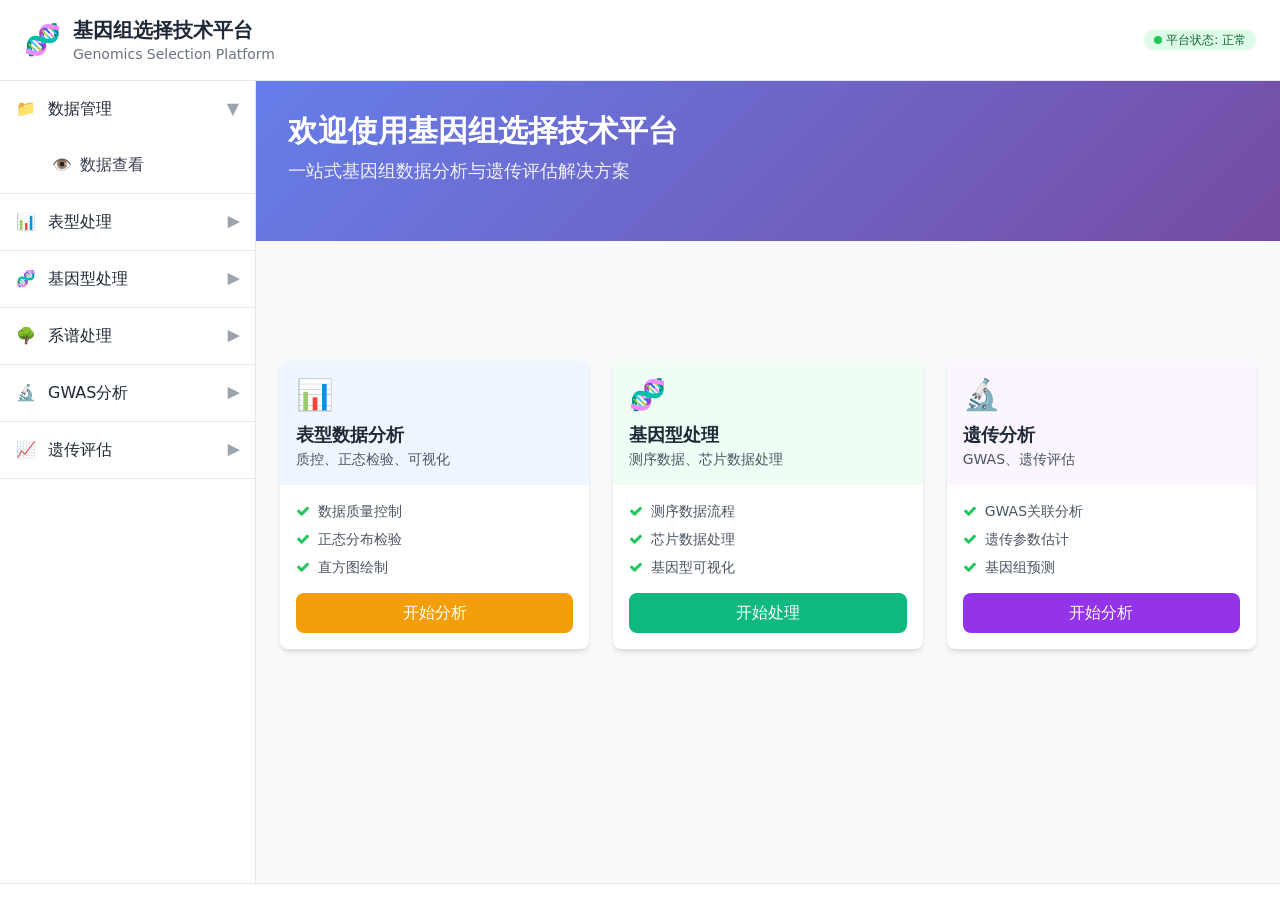
<file: index.html>
<!doctype html>
<html lang="zh-CN">
  <head>
    <meta charset="UTF-8" />
    <meta name="viewport" content="width=device-width, initial-scale=1.0" />
    <title>基因型处理 - 基因组选择技术平台</title>

    <!-- Tailwind CSS v3 -->
    <script src="assets/js/saved_resource"></script>
    <!-- Font Awesome -->
    <link href="assets/css/common.css" rel="stylesheet" />
    <!-- Chart.js -->
    <script src="assets/js/chart.umd.min.js"></script>

    <script src="assets/js/global.js"></script>
    <!-- 统一的 Tailwind 配置 -->
    <script>
      tailwind.config = {
        theme: {
          extend: {
            colors: {
              primary: "#2563eb", // 科技蓝
              secondary: "#10b981", // 成功绿
              warning: "#f59e0b", // 警告橙
              danger: "#ef4444", // 错误红
              dark: "#1e293b",
              light: "#f8fafc",
            },
            fontFamily: {
              sans: ["Inter", "system-ui", "sans-serif"],
            },
            boxShadow: {
              card: "0 4px 6px -1px rgba(0, 0, 0, 0.1), 0 2px 4px -1px rgba(0, 0, 0, 0.06)",
            },
          },
        },
      };
    </script>
    <style type="text/tailwindcss">
      @layer utilities {
        .content-auto {
          content-visibility: auto;
        }
        .transition-height {
          transition: height 0.3s ease;
        }
        .scrollbar-thin {
          scrollbar-width: thin;
        }
        .scrollbar-thin::-webkit-scrollbar {
          width: 6px;
        }
        .scrollbar-thin::-webkit-scrollbar-track {
          background: #f1f1f1;
        }
        .scrollbar-thin::-webkit-scrollbar-thumb {
          background: #888;
          border-radius: 3px;
        }
        .scrollbar-thin::-webkit-scrollbar-thumb:hover {
          background: #555;
        }
        .gradient-bg {
          background: linear-gradient(135deg, #667eea 0%, #764ba2 100%);
        }
      }
    </style>
  </head>
  <body class="bg-gray-50 text-gray-800 min-h-screen flex flex-col">
    <!-- 顶部品牌区 -->
    <header
      class="bg-white border-b border-gray-200 py-4 px-6 flex items-center justify-between"
    >
      <div
        class="flex items-center space-x-3"
        style="cursor: pointer"
        id="title-system"
      >
        <div class="text-primary text-3xl">🧬</div>
        <div>
          <h1 class="text-xl font-bold text-gray-800">基因组选择技术平台</h1>
          <p class="text-sm text-gray-500">Genomics Selection Platform</p>
        </div>
      </div>
      <div class="flex items-center space-x-4">
        <span
          class="inline-flex items-center px-2.5 py-0.5 rounded-full text-xs font-medium bg-green-100 text-green-800"
        >
          <span class="w-2 h-2 mr-1 bg-green-500 rounded-full"></span>
          平台状态: 正常
        </span>
      </div>
    </header>

    <!-- 主要内容区 -->
    <main class="flex flex-1 overflow-hidden">
      <!-- 左侧工具库 -->
      <aside
        class="w-64 bg-white border-r border-gray-200 flex flex-col overflow-hidden"
      >
        <!-- 搜索工具 -->
        <div class="p-4 border-b border-gray-200 hidden">
          <div class="relative">
            <input
              type="text"
              placeholder="🔍 搜索工具..."
              class="w-full pl-10 pr-4 py-2 rounded-lg border border-gray-300 focus:outline-none focus:ring-2 focus:ring-primary focus:border-transparent"
            />
            <span class="absolute left-3 top-2.5 text-gray-400">🔍</span>
          </div>
        </div>

        <!-- 工具列表 -->
        <nav class="flex-1 overflow-y-auto scrollbar-thin">
          <!-- 数据管理 -->
          <div class="border-b border-gray-200">
            <div
              class="flex items-center justify-between p-4 cursor-pointer hover:bg-gray-50 tool-category"
              data-category="data-management"
            >
              <div class="flex items-center">
                <span class="text-gray-600 mr-3">📁</span>
                <span class="font-medium">数据管理</span>
              </div>
              <span
                class="text-gray-400 transition-transform transform tool-arrow"
                >▼</span
              >
            </div>
            <div class="tool-subcategory pl-10 pr-4 py-2 space-y-2">
              <a
                href="#"
                class="block py-2 px-3 rounded-md text-gray-700 hover:bg-gray-100 tool-item"
                data-tool="data-view"
              >
                <span class="text-gray-500 mr-2">👁️</span>数据查看
              </a>
            </div>
          </div>

          <!-- 表型处理 -->
          <div class="border-b border-gray-200">
            <div
              class="flex items-center justify-between p-4 cursor-pointer hover:bg-gray-50 tool-category"
              data-category="phenotype-processing"
            >
              <div class="flex items-center">
                <span class="text-gray-600 mr-3">📊</span>
                <span class="font-medium">表型处理</span>
              </div>
              <span
                class="text-gray-400 transition-transform transform tool-arrow"
                style="transform: rotate(-90deg)"
                >▼</span
              >
            </div>
            <div
              class="tool-subcategory pl-10 pr-4 py-2 space-y-2"
              style="display: none"
            >
              <a
                href="#"
                class="block py-2 px-3 rounded-md hover:bg-gray-100 text-gray-700 tool-item"
                data-tool="phenotype-qc"
              >
                <span class="text-gray-500 mr-2">✅</span>质控
              </a>
              <a
                href="#"
                class="block py-2 px-3 rounded-md hover:bg-gray-100 text-gray-700 tool-item"
                data-tool="normality-test"
              >
                <span class="text-gray-500 mr-2">📈</span>正态检验
              </a>
              <a
                href="#"
                class="block py-2 px-3 rounded-md hover:bg-gray-100 text-gray-700 tool-item"
                data-tool="normal-transformation"
              >
                <span class="text-gray-500 mr-2">🔄</span>正态转化
              </a>
              <a
                class="block py-2 px-3 rounded-md hover:bg-gray-100 text-gray-700 tool-item1"
              >
                <span class="text-gray-500 mr-2">📊</span>可视化
              </a>
              <div class="pl-6 space-y-1">
                <a
                  href="#"
                  class="block py-1.5 px-3 rounded-md hover:bg-gray-100 text-gray-600 text-sm sequencing-subtool"
                  data-tool="histogram"
                >
                  <span class="text-gray-500 mr-2">📊</span>直方图
                </a>
                <a
                  href="#"
                  class="block py-1.5 px-3 rounded-md hover:bg-gray-100 text-gray-600 text-sm sequencing-subtool"
                  data-tool="xxt-histogram"
                >
                  <span class="text-gray-500 mr-2">📊</span>箱线图
                </a>
                <a
                  href="#"
                  class="block py-1.5 px-3 rounded-md hover:bg-gray-100 text-gray-600 text-sm sequencing-subtool"
                  data-tool="sdt-histogram"
                >
                  <span class="text-gray-500 mr-2">📊</span>散点图
                </a>
              </div>
            </div>
          </div>

          <!-- 基因型处理 -->
          <div class="border-b border-gray-200">
            <div
              class="flex items-center justify-between p-4 cursor-pointer hover:bg-gray-50 tool-category"
              data-category="genotype-processing"
            >
              <div class="flex items-center">
                <span class="text-gray-600 mr-3">🧬</span>
                <span class="font-medium">基因型处理</span>
              </div>
              <span
                class="text-gray-400 transition-transform transform tool-arrow"
                style="transform: rotate(-90deg)"
                >▼</span
              >
            </div>
            <div
              class="tool-subcategory pl-10 pr-4 py-2 space-y-2"
              style="display: none"
            >
              <a
                class="block py-2 px-3 rounded-md hover:bg-gray-100 text-gray-700 tool-item1"
                data-tool="sequencing-pipeline"
              >
                <span class="text-gray-500 mr-2">🧪</span>测序数据
              </a>
              <div class="pl-6 space-y-1">
                <a
                  href="#"
                  class="block py-1.5 px-3 rounded-md hover:bg-gray-100 text-gray-600 text-sm sequencing-subtool"
                  data-tool="fastp-filter"
                >
                  <span class="text-gray-500 mr-2">⚡</span>fastp过滤
                </a>
                <a
                  href="#"
                  class="block py-1.5 px-3 rounded-md hover:bg-gray-100 text-gray-600 text-sm sequencing-subtool"
                  data-tool="bwa-alignment"
                >
                  <span class="text-gray-500 mr-2">📊</span>bwa对比
                </a>
                <a
                  href="#"
                  class="block py-1.5 px-3 rounded-md hover:bg-gray-100 text-gray-600 text-sm sequencing-subtool"
                  data-tool="samtools-sort"
                >
                  <span class="text-gray-500 mr-2">🔢</span>samtools排序
                </a>
                <a
                  href="#"
                  class="block py-1.5 px-3 rounded-md hover:bg-gray-100 text-gray-600 text-sm sequencing-subtool"
                  data-tool="qualimap-stats"
                >
                  <span class="text-gray-500 mr-2">📈</span>qualimap质量统计
                </a>
                <a
                  href="#"
                  class="block py-1.5 px-3 rounded-md hover:bg-gray-100 text-gray-600 text-sm sequencing-subtool"
                  data-tool="gatk-markduplicates"
                >
                  <span class="text-gray-500 mr-2">🔍</span>标重去重GATK
                </a>
                <a
                  href="#"
                  class="block py-1.5 px-3 rounded-md hover:bg-gray-100 text-gray-600 text-sm sequencing-subtool"
                  data-tool="bamlist-index"
                >
                  <span class="text-gray-500 mr-2">📋</span>bamlist索引
                </a>
                <a
                  href="#"
                  class="block py-1.5 px-3 rounded-md hover:bg-gray-100 text-gray-600 text-sm sequencing-subtool"
                  data-tool="basevar-genotyping"
                >
                  <span class="text-gray-500 mr-2">🧬</span>basevar基因型判定
                </a>
                <a
                  href="#"
                  class="block py-1.5 px-3 rounded-md hover:bg-gray-100 text-gray-600 text-sm sequencing-subtool"
                  data-tool="stitch-imputation"
                >
                  <span class="text-gray-500 mr-2">🧵</span>stitch填充
                </a>
                <a
                  href="#"
                  class="block py-1.5 px-3 rounded-md hover:bg-gray-100 text-gray-600 text-sm sequencing-subtool"
                  data-tool="plink-qc-score"
                >
                  <span class="text-gray-500 mr-2">📊</span>plink质控score
                </a>
                <a
                  href="#"
                  class="block py-1.5 px-3 rounded-md hover:bg-gray-100 text-gray-600 text-sm sequencing-subtool"
                  data-tool="plink-filter"
                >
                  <span class="text-gray-500 mr-2">🔍</span>plink过滤
                </a>
                <a
                  href="#"
                  class="block py-1.5 px-3 rounded-md hover:bg-gray-100 text-gray-600 text-sm sequencing-subtool"
                  data-tool="beagle-imputation"
                >
                  <span class="text-gray-500 mr-2">🐶</span>beagle填充
                </a>
              </div>

              <a
                class="block py-2 px-3 rounded-md hover:bg-gray-100 text-gray-700 tool-item1"
                data-tool="chip-pipeline"
              >
                <span class="text-gray-500 mr-2">🧬</span>芯片数据
              </a>

              <div class="pl-6 space-y-1">
                <a
                  href="#"
                  class="block py-1.5 px-3 rounded-md hover:bg-gray-100 text-gray-600 text-sm sequencing-subtool"
                  data-tool="xp-plink-filter"
                >
                  <span class="text-gray-500 mr-2">🔍</span>plink过滤
                </a>
                <a
                  href="#"
                  class="block py-1.5 px-3 rounded-md hover:bg-gray-100 text-gray-600 text-sm sequencing-subtool"
                  data-tool="beagle-imputation"
                >
                  <span class="text-gray-500 mr-2">🐶</span>beagle填充
                </a>
              </div>
              <a
                href="#"
                class="block py-2 px-3 rounded-md hover:bg-gray-100 text-gray-700 tool-item"
                data-tool="genotype-visualization"
              >
                <span class="text-gray-500 mr-2">📊</span>基因型可视化
              </a>
              <a
                href="#"
                class="block py-2 px-3 rounded-md hover:bg-gray-100 text-gray-700 tool-item active"
                data-tool="genotype-visualization"
              >
                <span class="text-gray-500 mr-2">📊</span>可视化
              </a>
            </div>
          </div>

          <!-- 系谱处理 -->
          <div class="border-b border-gray-200">
            <div
              class="flex items-center justify-between p-4 cursor-pointer hover:bg-gray-50 tool-category"
              data-category="pedigree-processing"
            >
              <div class="flex items-center">
                <span class="text-gray-600 mr-3">🌳</span>
                <span class="font-medium">系谱处理</span>
              </div>
              <span
                class="text-gray-400 transition-transform transform tool-arrow"
                style="transform: rotate(-90deg)"
                >▼</span
              >
            </div>
            <div
              class="tool-subcategory pl-10 pr-4 py-2 space-y-2"
              style="display: none"
            >
              <a
                href="#"
                class="block py-2 px-3 rounded-md hover:bg-gray-100 text-gray-700 tool-item"
                data-tool="pedigree-qc"
              >
                <span class="text-gray-500 mr-2">✅</span>质控
              </a>
              <a
                href="#"
                class="block py-2 px-3 rounded-md hover:bg-gray-100 text-gray-700 tool-item"
                data-tool="pedigree-sorting"
              >
                <span class="text-gray-500 mr-2">🔢</span>排序
              </a>
              <a
                href="#"
                class="block py-2 px-3 rounded-md hover:bg-gray-100 text-gray-700 tool-item"
                data-tool="pedigree-completeness"
              >
                <span class="text-gray-500 mr-2">📋</span>完整度
              </a>
              <a
                href="#"
                class="block py-2 px-3 rounded-md hover:bg-gray-100 text-gray-700 tool-item"
                data-tool="relationship-matrix"
              >
                <span class="text-gray-500 mr-2">🔗</span>亲缘矩阵
              </a>
            </div>
          </div>

          <!-- GWAS分析 -->
          <div class="border-b border-gray-200">
            <div
              class="flex items-center justify-between p-4 cursor-pointer hover:bg-gray-50 tool-category"
              data-category="gwas-analysis"
            >
              <div class="flex items-center">
                <span class="text-gray-600 mr-3">🔬</span>
                <span class="font-medium">GWAS分析</span>
              </div>
              <span
                class="text-gray-400 transition-transform transform tool-arrow"
                style="transform: rotate(-90deg)"
                >▼</span
              >
            </div>
            <div
              class="tool-subcategory pl-10 pr-4 py-2 space-y-2"
              style="display: none"
            >
              <a
                href="#"
                class="block py-2 px-3 rounded-md hover:bg-gray-100 text-gray-700 tool-item"
                data-tool="single-trait-gwas"
              >
                <span class="text-gray-500 mr-2">🔍</span>单性状
              </a>
              <a
                href="#"
                class="block py-2 px-3 rounded-md hover:bg-gray-100 text-gray-700 tool-item"
                data-tool="multi-trait-gwas"
              >
                <span class="text-gray-500 mr-2">🔄</span>多性状
              </a>
              <a
                href="#"
                class="block py-2 px-3 rounded-md hover:bg-gray-100 text-gray-700 tool-item"
                data-tool="longitudinal-gwas"
              >
                <span class="text-gray-500 mr-2">📈</span>纵向性状
              </a>
              <a
                href="#"
                class="block py-2 px-3 rounded-md hover:bg-gray-100 text-gray-700 tool-item"
                data-tool="non-additive-gwas"
              >
                <span class="text-gray-500 mr-2">🔀</span>非加性
              </a>
            </div>
          </div>

          <!-- 遗传评估 -->
          <div class="border-b border-gray-200">
            <div
              class="flex items-center justify-between p-4 cursor-pointer hover:bg-gray-50 tool-category"
              data-category="genetic-evaluation"
            >
              <div class="flex items-center">
                <span class="text-gray-600 mr-3">📈</span>
                <span class="font-medium">遗传评估</span>
              </div>
              <span
                class="text-gray-400 transition-transform transform tool-arrow"
                style="transform: rotate(-90deg)"
                >▼</span
              >
            </div>
            <div
              class="tool-subcategory pl-10 pr-4 py-2 space-y-2"
              style="display: none"
            >
              <a
                href="#"
                class="block py-2 px-3 rounded-md hover:bg-gray-100 text-gray-700 tool-item"
                data-tool="single-trait-evaluation"
              >
                <span class="text-gray-500 mr-2">📊</span>单性状
              </a>
              <a
                href="#"
                class="block py-2 px-3 rounded-md hover:bg-gray-100 text-gray-700 tool-item"
                data-tool="repeatability"
              >
                <span class="text-gray-500 mr-2">🔄</span>重复力
              </a>
              <a
                href="#"
                class="block py-2 px-3 rounded-md hover:bg-gray-100 text-gray-700 tool-item"
                data-tool="multi-trait-evaluation"
              >
                <span class="text-gray-500 mr-2">🔗</span>多性状
              </a>
              <a
                href="#"
                class="block py-2 px-3 rounded-md hover:bg-gray-100 text-gray-700 tool-item"
                data-tool="non-additive-evaluation"
              >
                <span class="text-gray-500 mr-2">🔀</span>非加性
              </a>
              <a
                href="#"
                class="block py-2 px-3 rounded-md hover:bg-gray-100 text-gray-700 tool-item"
                data-tool="random-regression"
              >
                <span class="text-gray-500 mr-2">📈</span>随机回归
              </a>
              <a
                href="#"
                class="block py-2 px-3 rounded-md hover:bg-gray-100 text-gray-700 tool-item"
                data-tool="traditional-evaluation"
              >
                <span class="text-gray-500 mr-2">📋</span>传统评估
              </a>
            </div>
          </div>
        </nav>
      </aside>

      <section
        class="flex-1 overflow-y-auto scrollbar-thin bg-gray-50"
        id="home-workspace"
      >
        <!-- 欢迎横幅 -->
        <div class="gradient-bg text-white p-8 mb-20">
          <div class="max-w-6xl mx-auto">
            <h1 class="text-3xl font-bold mb-2">欢迎使用基因组选择技术平台</h1>
            <p class="text-lg opacity-90 mb-6">
              一站式基因组数据分析与遗传评估解决方案
            </p>
          </div>
        </div>

        <div class="max-w-6xl mx-auto px-6 pb-12 pt-10">
          <!-- 快速开始区域 -->
          <div id="quick-start" class="mb-8">
            <div class="grid grid-cols-1 md:grid-cols-3 gap-6">
              <div
                class="bg-white rounded-lg shadow-card overflow-hidden card-hover"
              >
                <div class="bg-blue-50 p-4">
                  <div class="text-primary text-3xl mb-2">📊</div>
                  <h3 class="text-lg font-semibold text-gray-800">
                    表型数据分析
                  </h3>
                  <p class="text-gray-600 text-sm">质控、正态检验、可视化</p>
                </div>
                <div class="p-4">
                  <ul class="space-y-2 text-sm text-gray-600 mb-4">
                    <li class="flex items-center">
                      <i class="fa fa-check text-green-500 mr-2"></i>
                      数据质量控制
                    </li>
                    <li class="flex items-center">
                      <i class="fa fa-check text-green-500 mr-2"></i>
                      正态分布检验
                    </li>
                    <li class="flex items-center">
                      <i class="fa fa-check text-green-500 mr-2"></i>
                      直方图绘制
                    </li>
                  </ul>
                  <a
                    class="block text-center bg-warning hover:bg-warning/90 text-white font-medium px-4 py-2 rounded-lg transition-colors sequencing-subtool"
                    data-tool="histogram"
                  >
                    开始分析
                  </a>
                </div>
              </div>

              <div
                class="bg-white rounded-lg shadow-card overflow-hidden card-hover"
              >
                <div class="bg-green-50 p-4">
                  <div class="text-secondary text-3xl mb-2">🧬</div>
                  <h3 class="text-lg font-semibold text-gray-800">
                    基因型处理
                  </h3>
                  <p class="text-gray-600 text-sm">测序数据、芯片数据处理</p>
                </div>
                <div class="p-4">
                  <ul class="space-y-2 text-sm text-gray-600 mb-4">
                    <li class="flex items-center">
                      <i class="fa fa-check text-green-500 mr-2"></i>
                      测序数据流程
                    </li>
                    <li class="flex items-center">
                      <i class="fa fa-check text-green-500 mr-2"></i>
                      芯片数据处理
                    </li>
                    <li class="flex items-center">
                      <i class="fa fa-check text-green-500 mr-2"></i>
                      基因型可视化
                    </li>
                  </ul>
                  <a
                    href="#"
                    class="block text-center bg-secondary hover:bg-secondary/90 text-white font-medium px-4 py-2 rounded-lg transition-colors sequencing-subtool"
                    data-tool="plink-filter"
                  >
                    开始处理
                  </a>
                </div>
              </div>

              <div
                class="bg-white rounded-lg shadow-card overflow-hidden card-hover"
              >
                <div class="bg-purple-50 p-4">
                  <div class="text-purple-600 text-3xl mb-2">🔬</div>
                  <h3 class="text-lg font-semibold text-gray-800">遗传分析</h3>
                  <p class="text-gray-600 text-sm">GWAS、遗传评估</p>
                </div>
                <div class="p-4">
                  <ul class="space-y-2 text-sm text-gray-600 mb-4">
                    <li class="flex items-center">
                      <i class="fa fa-check text-green-500 mr-2"></i>
                      GWAS关联分析
                    </li>
                    <li class="flex items-center">
                      <i class="fa fa-check text-green-500 mr-2"></i>
                      遗传参数估计
                    </li>
                    <li class="flex items-center">
                      <i class="fa fa-check text-green-500 mr-2"></i>
                      基因组预测
                    </li>
                  </ul>
                  <a
                    href="#"
                    class="block text-center bg-purple-600 hover:bg-purple-700 text-white font-medium px-4 py-2 rounded-lg transition-colors sequencing-subtool"
                    data-tool="single-trait-gwas"
                  >
                    开始分析
                  </a>
                </div>
              </div>
            </div>
          </div>
        </div>
      </section>

      <!-- 中央工作区 -->
      <section
        class="flex-1 flex flex-col overflow-hidden hidden"
        id="central-workspace"
      >
        <!-- 参数面板 -->
        <div
          class="bg-white border-b border-gray-200 p-6 overflow-y-auto scrollbar-thin"
          id="parameter-panel"
        >
          <div class="flex items-center justify-between mb-4">
            <h2 class="text-lg font-semibold text-gray-800">参数面板</h2>
            <button
              class="text-gray-500 hover:text-gray-700 transition-colors"
              id="toggle-parameter-panel"
            >
              <i class="fa fa-chevron-up"></i>
            </button>
          </div>
          <!-- 数据查看 -->
          <div class="mb-4" id="data-view-content">
            <h3 class="text-md font-medium text-gray-700 mb-2">
              当前工具：数据查看
            </h3>
            <div class="h-px bg-gray-200 mb-4"></div>

            <!-- 数据类型选择 -->
            <div class="mb-4 hidden">
              <label class="block text-sm font-medium text-gray-700 mb-1"
                >数据类型：</label
              >
              <div class="grid grid-cols-1 md:grid-cols-3 gap-3">
                <label
                  class="inline-flex items-center p-3 border border-primary rounded-lg bg-blue-50 cursor-pointer"
                >
                  <input
                    type="radio"
                    name="data_type"
                    value="phenotype"
                    checked
                    class="form-radio text-primary focus:ring-primary"
                  />
                  <span class="ml-2 flex flex-col items-start">
                    <span class="font-medium">表型数据</span>
                    <span class="text-xs text-gray-500">包含性状测量值</span>
                  </span>
                </label>
                <label
                  class="inline-flex items-center p-3 border border-gray-200 rounded-lg hover:bg-gray-50 cursor-pointer"
                >
                  <input
                    type="radio"
                    name="data_type"
                    value="genotype"
                    class="form-radio text-primary focus:ring-primary"
                  />
                  <span class="ml-2 flex flex-col items-start">
                    <span class="font-medium">基因型数据</span>
                    <span class="text-xs text-gray-500">包含SNP标记信息</span>
                  </span>
                </label>
                <label
                  class="inline-flex items-center p-3 border border-gray-200 rounded-lg hover:bg-gray-50 cursor-pointer"
                >
                  <input
                    type="radio"
                    name="data_type"
                    value="pedigree"
                    class="form-radio text-primary focus:ring-primary"
                  />
                  <span class="ml-2 flex flex-col items-start">
                    <span class="font-medium">系谱数据</span>
                    <span class="text-xs text-gray-500">包含亲缘关系信息</span>
                  </span>
                </label>
              </div>
            </div>

            <!-- 数据集选择 -->
            <div class="mb-4 hidden">
              <label class="block text-sm font-medium text-gray-700 mb-1"
                >选择数据集：</label
              >
              <div class="relative">
                <select
                  class="w-full rounded-lg border border-gray-300 px-4 py-2 appearance-none focus:outline-none focus:ring-2 focus:ring-primary focus:border-transparent"
                >
                  <option value="pheno_20250315">表型数据_20250315.csv</option>
                  <option value="pheno_20250228">表型数据_20250228.csv</option>
                  <option value="pheno_20250115">表型数据_20250115.csv</option>
                  <option value="pheno_20241201">表型数据_20241201.csv</option>
                </select>
                <div
                  class="pointer-events-none absolute inset-y-0 right-0 flex items-center px-4 text-gray-700"
                >
                  <i class="fa fa-chevron-down"></i>
                </div>
              </div>
            </div>

            <div class="border-border-light pt-6">
              <div class="mb-6">
                <div
                  class="upload-area border-2 border-dashed border-border-light rounded-lg p-8 text-center hover:border-primary/50 hover:bg-primary/5 transition-all cursor-pointer"
                  id="dropzone"
                >
                  <div class="text-primary text-4xl mb-3">
                    <i class="fa fa-cloud-upload"></i>
                  </div>
                  <h4 class="font-medium mb-2">
                    <a id="browse-button" class="text-primary">上传文件</a
                    >或拖拽文件到此处
                  </h4>

                  <p class="text-sm text-gray-light mb-4">
                    支持 .xlsx, .csv 格式，单个文件不超过10MB
                  </p>
                  <input
                    type="file"
                    id="file-input"
                    class="hidden"
                    accept=".xlsx,.csv"
                  />
                </div>
              </div>

              <div class="file-info hidden" id="file-info">
                <div
                  class="flex items-center justify-between mb-4 p-3 bg-light rounded-lg"
                >
                  <div class="flex items-center">
                    <div
                      class="w-10 h-10 rounded-full bg-primary/10 flex items-center justify-center text-primary mr-3"
                    >
                      <i class="fa fa-file-excel-o"></i>
                    </div>
                    <div>
                      <div class="font-medium" id="file-name">
                        production_data_202507.xlsx
                      </div>
                      <div class="text-xs text-gray-light" id="file-size">
                        2.4 MB
                      </div>
                    </div>
                  </div>
                  <button class="text-danger hover:underline" id="remove-file">
                    <i class="fa fa-times"></i>
                  </button>
                </div>

                <div class="mb-6">
                  <div class="flex justify-between mb-1">
                    <span class="text-sm font-medium">上传进度</span>
                    <span class="text-sm text-primary" id="upload-percentage"
                      >0%</span
                    >
                  </div>
                  <div class="w-full bg-gray-200 rounded-full h-2">
                    <div
                      class="bg-primary h-2 rounded-full progress-bar"
                      id="upload-progress"
                      style="width: 0%"
                    ></div>
                  </div>
                </div>

                <div class="flex justify-end">
                  <button
                    class="border border-primary btn-primary-outline py-1 px-3 text-sm mr-3"
                    id="cancel-upload"
                  >
                    <i class="fa fa-times mr-1"></i> 取消
                  </button>
                  <button
                    class="border border-primary btn-primary-outline py-1 px-3 text-sm"
                    id="start-upload"
                  >
                    <i class="fa fa-upload mr-2"></i>开始上传
                  </button>
                </div>
              </div>
            </div>

            <!-- 显示选项 -->
            <div class="mb-4 hidden">
              <label class="block text-sm font-medium text-gray-700 mb-1"
                >显示选项：</label
              >
              <div class="grid grid-cols-1 md:grid-cols-2 gap-3">
                <div>
                  <label class="block text-sm text-gray-600 mb-1"
                    >显示前N行：</label
                  >
                  <input
                    type="number"
                    value="100"
                    min="1"
                    max="1000"
                    class="w-full rounded-lg border border-gray-300 px-4 py-2 focus:outline-none focus:ring-2 focus:ring-primary focus:border-transparent"
                  />
                </div>
                <div>
                  <label class="block text-sm text-gray-600 mb-1"
                    >每页显示行数：</label
                  >
                  <select
                    class="w-full rounded-lg border border-gray-300 px-4 py-2 appearance-none focus:outline-none focus:ring-2 focus:ring-primary focus:border-transparent"
                  >
                    <option value="10">10行</option>
                    <option value="20">20行</option>
                    <option value="50" selected>50行</option>
                    <option value="100">100行</option>
                  </select>
                </div>
              </div>
            </div>

            <!-- 过滤选项 -->
            <div class="mb-4 hidden">
              <div
                class="flex items-center justify-between cursor-pointer"
                id="toggle-filter-options"
              >
                <span class="text-sm font-medium text-gray-700">过滤选项</span>
                <i
                  class="fa fa-chevron-down text-gray-500 transition-transform transform"
                ></i>
              </div>
              <div
                class="mt-2 pl-4 border-l-2 border-gray-200 hidden"
                id="filter-options"
              >
                <div class="grid grid-cols-1 md:grid-cols-2 gap-4 py-2">
                  <div>
                    <label class="block text-sm text-gray-600 mb-1"
                      >选择性状：</label
                    >
                    <select
                      class="w-full rounded-lg border border-gray-300 px-4 py-2 appearance-none focus:outline-none focus:ring-2 focus:ring-primary focus:border-transparent"
                    >
                      <option value="all">全部性状</option>
                      <option value="daily_gain">日增重</option>
                      <option value="body_weight">体重</option>
                      <option value="feed_efficiency">饲料效率</option>
                      <option value="meat_quality">肉质</option>
                    </select>
                  </div>
                  <div>
                    <label class="block text-sm text-gray-600 mb-1"
                      >个体ID包含：</label
                    >
                    <input
                      type="text"
                      placeholder="输入ID关键词"
                      class="w-full rounded-lg border border-gray-300 px-4 py-2 focus:outline-none focus:ring-2 focus:ring-primary focus:border-transparent"
                    />
                  </div>
                  <div>
                    <label class="block text-sm text-gray-600 mb-1"
                      >数值范围（日增重）：</label
                    >
                    <div class="flex items-center space-x-2">
                      <input
                        type="number"
                        placeholder="最小值"
                        class="flex-1 rounded-lg border border-gray-300 px-4 py-2 focus:outline-none focus:ring-2 focus:ring-primary focus:border-transparent"
                      />
                      <span>至</span>
                      <input
                        type="number"
                        placeholder="最大值"
                        class="flex-1 rounded-lg border border-gray-300 px-4 py-2 focus:outline-none focus:ring-2 focus:ring-primary focus:border-transparent"
                      />
                    </div>
                  </div>
                  <div>
                    <label class="block text-sm text-gray-600 mb-1"
                      >排除缺失值：</label
                    >
                    <div class="flex items-center">
                      <label class="inline-flex items-center">
                        <input
                          type="checkbox"
                          class="form-checkbox text-primary focus:ring-primary"
                        />
                        <span class="ml-2">是</span>
                      </label>
                    </div>
                  </div>
                </div>
              </div>
            </div>

            <!-- 操作按钮 -->
            <div class="flex justify-center space-x-4">
              <button
                class="bg-primary hover:bg-primary/90 text-white font-medium px-6 py-2 rounded-lg transition-colors flex items-center"
                id="view-data"
              >
                <i class="fa fa-search mr-2"></i> 查看数据
              </button>
              <button
                class="bg-gray-100 hover:bg-gray-200 text-gray-700 font-medium px-6 py-2 rounded-lg transition-colors flex items-center"
              >
                <i class="fa fa-refresh mr-2"></i> 重置
              </button>
            </div>
          </div>

          <!-- 表型数据-可视化 -->
          <div class="mb-4 hidden" id="histogram-content">
            <h3 class="text-md font-medium text-gray-700 mb-2">
              当前工具：表型数据-可视化-直方图
            </h3>
            <div class="h-px bg-gray-200 mb-4"></div>
            <div class="mb-4">
              <div class="grid grid-cols-1 md:grid-cols-4 gap-4">
                <div>
                  <label class="block text-sm text-gray-600 mb-1"
                    >文件路径前缀</label
                  >
                  <input
                    type="text"
                    value="C:\Users\dell\Desktop\text\LL_phr"
                    class="w-full rounded-lg border border-gray-300 px-4 py-2 focus:outline-none focus:ring-2 focus:ring-primary focus:border-transparent"
                  />
                </div>
                <div>
                  <label class="block text-sm text-gray-600 mb-1"
                    >数据列名：</label
                  >
                  <input
                    type="text"
                    value="AGE"
                    class="w-full rounded-lg border border-gray-300 px-4 py-2 focus:outline-none focus:ring-2 focus:ring-primary focus:border-transparent"
                  />
                </div>
                <div>
                  <label class="block text-sm text-gray-600 mb-1"
                    >y轴定义：</label
                  >
                  <input
                    type="text"
                    value="0，600"
                    class="w-full rounded-lg border border-gray-300 px-4 py-2 focus:outline-none focus:ring-2 focus:ring-primary focus:border-transparent"
                  />
                </div>
                <div>
                  <label class="block text-sm text-gray-600 mb-1"
                    >边框颜色：</label
                  >
                  <input
                    type="text"
                    value="pink"
                    class="w-full rounded-lg border border-gray-300 px-4 py-2 focus:outline-none focus:ring-2 focus:ring-primary focus:border-transparent"
                  />
                </div>
                <div>
                  <label class="block text-sm text-gray-600 mb-1"
                    >填充颜色：</label
                  >
                  <input
                    type="text"
                    value="red"
                    class="w-full rounded-lg border border-gray-300 px-4 py-2 focus:outline-none focus:ring-2 focus:ring-primary focus:border-transparent"
                  />
                </div>
                <div>
                  <label class="block text-sm text-gray-600 mb-1"
                    >区间数：</label
                  >
                  <input
                    type="number"
                    value="30"
                    min="1"
                    max="100"
                    class="w-full rounded-lg border border-gray-300 px-4 py-2 focus:outline-none focus:ring-2 focus:ring-primary focus:border-transparent"
                  />
                </div>
                <div>
                  <label class="block text-sm text-gray-600 mb-1"
                    >边框大小：</label
                  >
                  <input
                    type="text"
                    value="1.2"
                    class="w-full rounded-lg border border-gray-300 px-4 py-2 focus:outline-none focus:ring-2 focus:ring-primary focus:border-transparent"
                  />
                </div>
                <div>
                  <label class="block text-sm text-gray-600 mb-1"
                    >x轴标签：</label
                  >
                  <input
                    type="text"
                    value="100AGE"
                    class="w-full rounded-lg border border-gray-300 px-4 py-2 focus:outline-none focus:ring-2 focus:ring-primary focus:border-transparent"
                  />
                </div>
                <div>
                  <label class="block text-sm text-gray-600 mb-1"
                    >y轴标签：</label
                  >
                  <input
                    type="text"
                    value="quantity"
                    class="w-full rounded-lg border border-gray-300 px-4 py-2 focus:outline-none focus:ring-2 focus:ring-primary focus:border-transparent"
                  />
                </div>
                <div>
                  <label class="block text-sm text-gray-600 mb-1"
                    >x、y轴连续尺度：</label
                  >
                  <input
                    type="text"
                    value="0,0"
                    class="w-full rounded-lg border border-gray-300 px-4 py-2 focus:outline-none focus:ring-2 focus:ring-primary focus:border-transparent"
                  />
                </div>
                <div>
                  <label class="block text-sm text-gray-600 mb-1"
                    >坐标轴线宽：</label
                  >
                  <input
                    type="text"
                    value="1.2"
                    class="w-full rounded-lg border border-gray-300 px-4 py-2 focus:outline-none focus:ring-2 focus:ring-primary focus:border-transparent"
                  />
                </div>
                <div>
                  <label class="block text-sm text-gray-600 mb-1"
                    >坐标轴文本字号：</label
                  >
                  <input
                    type="text"
                    value="12"
                    class="w-full rounded-lg border border-gray-300 px-4 py-2 focus:outline-none focus:ring-2 focus:ring-primary focus:border-transparent"
                  />
                </div>
                <div>
                  <label class="block text-sm text-gray-600 mb-1"
                    >坐标轴字体：</label
                  >
                  <input
                    type="text"
                    value="bold"
                    class="w-full rounded-lg border border-gray-300 px-4 py-2 focus:outline-none focus:ring-2 focus:ring-primary focus:border-transparent"
                  />
                </div>
                <div>
                  <label class="block text-sm text-gray-600 mb-1"
                    >坐标轴标题字号：</label
                  >
                  <input
                    type="text"
                    value="14"
                    class="w-full rounded-lg border border-gray-300 px-4 py-2 focus:outline-none focus:ring-2 focus:ring-primary focus:border-transparent"
                  />
                </div>

                <div>
                  <label class="block text-sm text-gray-600 mb-1"
                    >坐标轴字体：</label
                  >
                  <input
                    type="text"
                    value="bold"
                    class="w-full rounded-lg border border-gray-300 px-4 py-2 focus:outline-none focus:ring-2 focus:ring-primary focus:border-transparent"
                  />
                </div>
              </div>
            </div>

            <!-- 操作按钮 -->
            <div class="flex justify-center space-x-4">
              <button
                class="bg-primary hover:bg-primary/90 text-white font-medium px-6 py-2 rounded-lg transition-colors flex items-center run-tool-btn"
                data-tool="histogram"
              >
                <i class="fa fa-play mr-2"></i> 运行
              </button>
              <button
                class="bg-gray-100 hover:bg-gray-200 text-gray-700 font-medium px-6 py-2 rounded-lg transition-colors flex items-center"
              >
                <i class="fa fa-refresh mr-2"></i> 重置
              </button>
            </div>
          </div>

          <!-- 表型数据-可视化-箱线图 -->
          <div class="mb-4 hidden" id="xxt-histogram-content">
            <h3 class="text-md font-medium text-gray-700 mb-2">
              当前工具：表型数据-可视化-箱线图
            </h3>
            <div class="h-px bg-gray-200 mb-4"></div>
            <div class="mb-4">
              <div class="grid grid-cols-1 md:grid-cols-1 gap-4">
                <div>
                  <label class="block text-sm text-gray-600 mb-1"
                    >表型路径前缀</label
                  >
                  <input
                    type="text"
                    class="w-full rounded-lg border border-gray-300 px-4 py-2 focus:outline-none focus:ring-2 focus:ring-primary focus:border-transparent"
                  />
                </div>
                <div>
                  <label class="block text-sm text-gray-600 mb-1"
                    >数据列名：</label
                  >
                  <input
                    type="text"
                    class="w-full rounded-lg border border-gray-300 px-4 py-2 focus:outline-none focus:ring-2 focus:ring-primary focus:border-transparent"
                  />
                </div>
                <div>
                  <label class="block text-sm text-gray-600 mb-1"
                    >填充颜色：</label
                  >
                  <input
                    type="text"
                    value="red"
                    class="w-full rounded-lg border border-gray-300 px-4 py-2 focus:outline-none focus:ring-2 focus:ring-primary focus:border-transparent"
                  />
                </div>
              </div>
            </div>

            <!-- 操作按钮 -->
            <div class="flex justify-center space-x-4">
              <button
                class="bg-primary hover:bg-primary/90 text-white font-medium px-6 py-2 rounded-lg transition-colors flex items-center run-tool-btn"
                data-tool="xxt-histogram"
              >
                <i class="fa fa-play mr-2"></i> 运行
              </button>
              <button
                class="bg-gray-100 hover:bg-gray-200 text-gray-700 font-medium px-6 py-2 rounded-lg transition-colors flex items-center"
              >
                <i class="fa fa-refresh mr-2"></i> 重置
              </button>
            </div>
          </div>

          <!-- 表型数据-可视化-散点图 -->
          <div class="mb-4 hidden" id="sdt-histogram-content">
            <h3 class="text-md font-medium text-gray-700 mb-2">
              当前工具：表型数据-可视化-散点图
            </h3>
            <div class="h-px bg-gray-200 mb-4"></div>
            <div class="mb-4">
              <div class="grid grid-cols-1 md:grid-cols-2 gap-4">
                <div>
                  <label class="block text-sm text-gray-600 mb-1"
                    >表型数据文件路径</label
                  >
                  <input
                    type="text"
                    class="w-full rounded-lg border border-gray-300 px-4 py-2 focus:outline-none focus:ring-2 focus:ring-primary focus:border-transparent"
                  />
                </div>
                <div>
                  <label class="block text-sm text-gray-600 mb-1"
                    >X轴变量名（数据列名）：</label
                  >
                  <input
                    type="text"
                    class="w-full rounded-lg border border-gray-300 px-4 py-2 focus:outline-none focus:ring-2 focus:ring-primary focus:border-transparent"
                  />
                </div>
                <div>
                  <label class="block text-sm text-gray-600 mb-1"
                    >Y轴变量名（数据列名）：</label
                  >
                  <input
                    type="text"
                    class="w-full rounded-lg border border-gray-300 px-4 py-2 focus:outline-none focus:ring-2 focus:ring-primary focus:border-transparent"
                  />
                </div>
                <div>
                  <label class="block text-sm text-gray-600 mb-1"
                    >点颜色：</label
                  >
                  <input
                    type="text"
                    value="blue"
                    class="w-full rounded-lg border border-gray-300 px-4 py-2 focus:outline-none focus:ring-2 focus:ring-primary focus:border-transparent"
                  />
                </div>
                <div>
                  <label class="block text-sm text-gray-600 mb-1"
                    >点透明度（0-1）：</label
                  >
                  <input
                    type="text"
                    value="0.6"
                    class="w-full rounded-lg border border-gray-300 px-4 py-2 focus:outline-none focus:ring-2 focus:ring-primary focus:border-transparent"
                  />
                </div>
                <div>
                  <label class="block text-sm text-gray-600 mb-1"
                    >x轴显示标签：</label
                  >
                  <input
                    type="text"
                    class="w-full rounded-lg border border-gray-300 px-4 py-2 focus:outline-none focus:ring-2 focus:ring-primary focus:border-transparent"
                  />
                </div>
                <div>
                  <label class="block text-sm text-gray-600 mb-1"
                    >y轴显示标签：</label
                  >
                  <input
                    type="text"
                    class="w-full rounded-lg border border-gray-300 px-4 py-2 focus:outline-none focus:ring-2 focus:ring-primary focus:border-transparent"
                  />
                </div>
                <div>
                  <label class="block text-sm text-gray-600 mb-1"
                    >点大小：</label
                  >
                  <input
                    type="text"
                    value="2"
                    class="w-full rounded-lg border border-gray-300 px-4 py-2 focus:outline-none focus:ring-2 focus:ring-primary focus:border-transparent"
                  />
                </div>
                <div>
                  <label class="block text-sm text-gray-600 mb-1"
                    >添加拟合图（yes/no）：</label
                  >
                  <input
                    type="text"
                    value="yes"
                    class="w-full rounded-lg border border-gray-300 px-4 py-2 focus:outline-none focus:ring-2 focus:ring-primary focus:border-transparent"
                  />
                </div>
              </div>
            </div>

            <!-- 操作按钮 -->
            <div class="flex justify-center space-x-4">
              <button
                class="bg-primary hover:bg-primary/90 text-white font-medium px-6 py-2 rounded-lg transition-colors flex items-center run-tool-btn"
                data-tool="sdt-histogram"
              >
                <i class="fa fa-play mr-2"></i> 运行
              </button>
              <button
                class="bg-gray-100 hover:bg-gray-200 text-gray-700 font-medium px-6 py-2 rounded-lg transition-colors flex items-center"
              >
                <i class="fa fa-refresh mr-2"></i> 重置
              </button>
            </div>
          </div>
          <!-- 测序流程 -->
          <div class="mb-4 hidden" id="sequencing-pipeline-content">
            <h3 class="text-md font-medium text-gray-700 mb-2">
              当前工具：测序流程
            </h3>
            <div class="h-px bg-gray-200 mb-4"></div>

            <div class="text-center py-8">
              <div class="text-6xl mb-4">🧪</div>
              <h4 class="text-lg font-medium text-gray-800 mb-2">
                测序数据分析流程
              </h4>
              <p class="text-gray-600 mb-4">请从左侧选择具体的测序分析工具</p>
              <div
                class="grid grid-cols-2 md:grid-cols-4 gap-4 max-w-3xl mx-auto"
              >
                <div class="bg-gray-50 p-4 rounded-lg text-center">
                  <div class="text-2xl mb-2">⚡</div>
                  <p class="text-sm text-gray-600">fastp过滤</p>
                </div>
                <div class="bg-gray-50 p-4 rounded-lg text-center">
                  <div class="text-2xl mb-2">📊</div>
                  <p class="text-sm text-gray-600">bwa对比</p>
                </div>
                <div class="bg-gray-50 p-4 rounded-lg text-center">
                  <div class="text-2xl mb-2">🔢</div>
                  <p class="text-sm text-gray-600">samtools排序</p>
                </div>
                <div class="bg-gray-50 p-4 rounded-lg text-center">
                  <div class="text-2xl mb-2">📈</div>
                  <p class="text-sm text-gray-600">qualimap质量统计</p>
                </div>
              </div>
            </div>
          </div>

          <!-- fastq过滤 -->
          <div class="mb-4 hidden" id="fastp-filter-content">
            <h3 class="text-md font-medium text-gray-700 mb-2">
              当前工具：fastp过滤
            </h3>
            <div class="h-px bg-gray-200 mb-4"></div>

            <!-- 输入文件 -->
            <div class="mb-4">
              <label class="block text-sm font-medium text-gray-700 mb-1"
                >fastq文件路径：</label
              >
              <div class="flex">
                <input
                  type="text"
                  class="w-full rounded-lg border border-gray-300 px-4 py-2 focus:outline-none focus:ring-2 focus:ring-primary focus:border-transparent"
                />
              </div>
            </div>

            <div class="mb-4">
              <div class="grid grid-cols-1 md:grid-cols-2 gap-4">
                <div>
                  <label class="block text-sm text-gray-600 mb-1"
                    >任务数：</label
                  >
                  <input
                    type="text"
                    class="w-full rounded-lg border border-gray-300 px-4 py-2 focus:outline-none focus:ring-2 focus:ring-primary focus:border-transparent"
                  />
                </div>
                <div>
                  <label class="block text-sm text-gray-600 mb-1"
                    >输出文件前缀：</label
                  >
                  <input
                    type="text"
                    class="w-full rounded-lg border border-gray-300 px-4 py-2 focus:outline-none focus:ring-2 focus:ring-primary focus:border-transparent"
                  />
                </div>
              </div>
            </div>

            <!-- 操作按钮 -->
            <div class="flex justify-center space-x-4">
              <button
                class="bg-primary hover:bg-primary/90 text-white font-medium px-6 py-2 rounded-lg transition-colors flex items-center run-tool-btn"
                data-tool="fastp-filter"
              >
                <i class="fa fa-play mr-2"></i> 运行
              </button>
              <button
                class="bg-gray-100 hover:bg-gray-200 text-gray-700 font-medium px-6 py-2 rounded-lg transition-colors flex items-center"
              >
                <i class="fa fa-refresh mr-2"></i> 重置
              </button>
            </div>
          </div>

          <!-- bwa对比 -->
          <div class="mb-4 hidden" id="bwa-alignment-content">
            <h3 class="text-md font-medium text-gray-700 mb-2">
              当前工具：bwa对比
            </h3>
            <div class="h-px bg-gray-200 mb-4"></div>

            <!-- 输入文件 -->
            <div class="mb-4">
              <label class="block text-sm font-medium text-gray-700 mb-1"
                >fq文件路径：</label
              >
              <div class="flex">
                <input
                  type="text"
                  class="w-full rounded-lg border border-gray-300 px-4 py-2 focus:outline-none focus:ring-2 focus:ring-primary focus:border-transparent"
                />
              </div>
            </div>
            <div class="mb-4">
              <label class="block text-sm font-medium text-gray-700 mb-1"
                >任务数：</label
              >
              <div class="flex">
                <input
                  type="text"
                  class="w-full rounded-lg border border-gray-300 px-4 py-2 focus:outline-none focus:ring-2 focus:ring-primary focus:border-transparent"
                />
              </div>
            </div>
            <div class="mb-4">
              <label class="block text-sm font-medium text-gray-700 mb-1"
                >输出文件前缀：</label
              >
              <div class="flex">
                <input
                  type="text"
                  class="w-full rounded-lg border border-gray-300 px-4 py-2 focus:outline-none focus:ring-2 focus:ring-primary focus:border-transparent"
                />
              </div>
            </div>

            <!-- 操作按钮 -->
            <div class="flex justify-center space-x-4">
              <button
                class="bg-primary hover:bg-primary/90 text-white font-medium px-6 py-2 rounded-lg transition-colors flex items-center run-tool-btn"
                data-tool="bwa-alignment"
              >
                <i class="fa fa-play mr-2"></i> 运行
              </button>
              <button
                class="bg-gray-100 hover:bg-gray-200 text-gray-700 font-medium px-6 py-2 rounded-lg transition-colors flex items-center"
              >
                <i class="fa fa-refresh mr-2"></i> 重置
              </button>
            </div>
          </div>

          <!-- 其他工具的参数面板内容... -->
          <div class="mb-4 hidden" id="samtools-sort-content">
            <h3 class="text-md font-medium text-gray-700 mb-2">
              当前工具：samtools排序
            </h3>
            <div class="h-px bg-gray-200 mb-4"></div>
            <!-- 参数配置 -->
            <div class="mb-4">
              <label class="block text-sm font-medium text-gray-700 mb-1"
                >对比后文件路径：</label
              >
              <div class="flex">
                <input
                  type="text"
                  class="w-full rounded-lg border border-gray-300 px-4 py-2 focus:outline-none focus:ring-2 focus:ring-primary focus:border-transparent"
                />
              </div>
            </div>
            <div class="mb-4">
              <div>
                <label class="block text-sm text-gray-600 mb-1">任务数：</label>
                <input
                  type="text"
                  class="w-full rounded-lg border border-gray-300 px-4 py-2 focus:outline-none focus:ring-2 focus:ring-primary focus:border-transparent"
                />
              </div>
            </div>
            <div class="flex justify-center space-x-4">
              <button
                class="bg-primary hover:bg-primary/90 text-white font-medium px-6 py-2 rounded-lg transition-colors flex items-center run-tool-btn"
                data-tool="samtools-sort"
              >
                <i class="fa fa-play mr-2"></i> 运行
              </button>
              <button
                class="bg-gray-100 hover:bg-gray-200 text-gray-700 font-medium px-6 py-2 rounded-lg transition-colors flex items-center"
              >
                <i class="fa fa-refresh mr-2"></i> 重置
              </button>
            </div>
          </div>

          <div class="mb-4 hidden" id="qualimap-stats-content">
            <h3 class="text-md font-medium text-gray-700 mb-2">
              当前工具：qualimap质量统计
            </h3>
            <div class="h-px bg-gray-200 mb-4"></div>
            <!-- 参数配置 -->
            <div class="mb-4">
              <label class="block text-sm font-medium text-gray-700 mb-1"
                >输入BAM文件：</label
              >
              <div class="flex">
                <input
                  type="text"
                  placeholder="请选择BAM文件..."
                  class="flex-1 rounded-l-lg border border-gray-300 px-4 py-2 focus:outline-none focus:ring-2 focus:ring-primary focus:border-transparent"
                />
                <button
                  class="bg-gray-100 text-gray-700 px-4 py-2 border border-l-0 border-gray-300 rounded-r-lg hover:bg-gray-200 transition-colors"
                >
                  浏览
                </button>
              </div>
            </div>
            <div class="flex justify-center space-x-4">
              <button
                class="bg-primary hover:bg-primary/90 text-white font-medium px-6 py-2 rounded-lg transition-colors flex items-center run-tool-btn"
                data-tool="qualimap-stats"
              >
                <i class="fa fa-play mr-2"></i> 运行
              </button>
              <button
                class="bg-gray-100 hover:bg-gray-200 text-gray-700 font-medium px-6 py-2 rounded-lg transition-colors flex items-center"
              >
                <i class="fa fa-refresh mr-2"></i> 重置
              </button>
            </div>
          </div>

          <div class="mb-4 hidden" id="gatk-markduplicates-content">
            <h3 class="text-md font-medium text-gray-700 mb-2">
              当前工具：标重去重GATK
            </h3>
            <div class="h-px bg-gray-200 mb-4"></div>
            <!-- 参数配置 -->
            <div class="mb-4">
              <label class="block text-sm font-medium text-gray-700 mb-1"
                >输入BAM文件：</label
              >
              <div class="flex">
                <input
                  type="text"
                  placeholder="请选择BAM文件..."
                  class="flex-1 rounded-l-lg border border-gray-300 px-4 py-2 focus:outline-none focus:ring-2 focus:ring-primary focus:border-transparent"
                />
                <button
                  class="bg-gray-100 text-gray-700 px-4 py-2 border border-l-0 border-gray-300 rounded-r-lg hover:bg-gray-200 transition-colors"
                >
                  浏览
                </button>
              </div>
            </div>
            <div class="flex justify-center space-x-4">
              <button
                class="bg-primary hover:bg-primary/90 text-white font-medium px-6 py-2 rounded-lg transition-colors flex items-center run-tool-btn"
                data-tool="gatk-markduplicates"
              >
                <i class="fa fa-play mr-2"></i> 运行
              </button>
              <button
                class="bg-gray-100 hover:bg-gray-200 text-gray-700 font-medium px-6 py-2 rounded-lg transition-colors flex items-center"
              >
                <i class="fa fa-refresh mr-2"></i> 重置
              </button>
            </div>
          </div>

          <div class="mb-4 hidden" id="bamlist-index-content">
            <h3 class="text-md font-medium text-gray-700 mb-2">
              当前工具：bamlist索引
            </h3>
            <div class="h-px bg-gray-200 mb-4"></div>
            <!-- 参数配置 -->
            <div class="mb-4">
              <label class="block text-sm font-medium text-gray-700 mb-1"
                >BAM文件列表：</label
              >
              <div class="flex">
                <input
                  type="text"
                  placeholder="请选择BAM列表文件..."
                  class="flex-1 rounded-l-lg border border-gray-300 px-4 py-2 focus:outline-none focus:ring-2 focus:ring-primary focus:border-transparent"
                />
                <button
                  class="bg-gray-100 text-gray-700 px-4 py-2 border border-l-0 border-gray-300 rounded-r-lg hover:bg-gray-200 transition-colors"
                >
                  浏览
                </button>
              </div>
            </div>
            <div class="flex justify-center space-x-4">
              <button
                class="bg-primary hover:bg-primary/90 text-white font-medium px-6 py-2 rounded-lg transition-colors flex items-center run-tool-btn"
                data-tool="bamlist-index"
              >
                <i class="fa fa-play mr-2"></i> 运行
              </button>
              <button
                class="bg-gray-100 hover:bg-gray-200 text-gray-700 font-medium px-6 py-2 rounded-lg transition-colors flex items-center"
              >
                <i class="fa fa-refresh mr-2"></i> 重置
              </button>
            </div>
          </div>

          <div class="mb-4 hidden" id="basevar-genotyping-content">
            <h3 class="text-md font-medium text-gray-700 mb-2">
              当前工具：basevar基因型判定
            </h3>
            <div class="h-px bg-gray-200 mb-4"></div>
            <!-- 参数配置 -->
            <div class="mb-4">
              <label class="block text-sm font-medium text-gray-700 mb-1"
                >输入BAM文件：</label
              >
              <div class="flex">
                <input
                  type="text"
                  placeholder="请选择BAM文件..."
                  class="flex-1 rounded-l-lg border border-gray-300 px-4 py-2 focus:outline-none focus:ring-2 focus:ring-primary focus:border-transparent"
                />
                <button
                  class="bg-gray-100 text-gray-700 px-4 py-2 border border-l-0 border-gray-300 rounded-r-lg hover:bg-gray-200 transition-colors"
                >
                  浏览
                </button>
              </div>
            </div>
            <div class="flex justify-center space-x-4">
              <button
                class="bg-primary hover:bg-primary/90 text-white font-medium px-6 py-2 rounded-lg transition-colors flex items-center run-tool-btn"
                data-tool="basevar-genotyping"
              >
                <i class="fa fa-play mr-2"></i> 运行
              </button>
              <button
                class="bg-gray-100 hover:bg-gray-200 text-gray-700 font-medium px-6 py-2 rounded-lg transition-colors flex items-center"
              >
                <i class="fa fa-refresh mr-2"></i> 重置
              </button>
            </div>
          </div>

          <div class="mb-4 hidden" id="stitch-imputation-content">
            <h3 class="text-md font-medium text-gray-700 mb-2">
              当前工具：stitch填充
            </h3>
            <div class="h-px bg-gray-200 mb-4"></div>
            <!-- 参数配置 -->
            <div class="mb-4">
              <label class="block text-sm font-medium text-gray-700 mb-1"
                >输入VCF文件：</label
              >
              <div class="flex">
                <input
                  type="text"
                  placeholder="请选择VCF文件..."
                  class="flex-1 rounded-l-lg border border-gray-300 px-4 py-2 focus:outline-none focus:ring-2 focus:ring-primary focus:border-transparent"
                />
                <button
                  class="bg-gray-100 text-gray-700 px-4 py-2 border border-l-0 border-gray-300 rounded-r-lg hover:bg-gray-200 transition-colors"
                >
                  浏览
                </button>
              </div>
            </div>
            <div class="flex justify-center space-x-4">
              <button
                class="bg-primary hover:bg-primary/90 text-white font-medium px-6 py-2 rounded-lg transition-colors flex items-center run-tool-btn"
                data-tool="stitch-imputation"
              >
                <i class="fa fa-play mr-2"></i> 运行
              </button>
              <button
                class="bg-gray-100 hover:bg-gray-200 text-gray-700 font-medium px-6 py-2 rounded-lg transition-colors flex items-center"
              >
                <i class="fa fa-refresh mr-2"></i> 重置
              </button>
            </div>
          </div>

          <div class="mb-4 hidden" id="plink-qc-score-content">
            <h3 class="text-md font-medium text-gray-700 mb-2">
              当前工具：plink质控score
            </h3>
            <div class="h-px bg-gray-200 mb-4"></div>
            <!-- 参数配置 -->
            <div class="mb-4">
              <label class="block text-sm font-medium text-gray-700 mb-1"
                >输入PLINK文件：</label
              >
              <div class="flex">
                <input
                  type="text"
                  placeholder="请选择PLINK文件前缀..."
                  class="flex-1 rounded-l-lg border border-gray-300 px-4 py-2 focus:outline-none focus:ring-2 focus:ring-primary focus:border-transparent"
                />
                <button
                  class="bg-gray-100 text-gray-700 px-4 py-2 border border-l-0 border-gray-300 rounded-r-lg hover:bg-gray-200 transition-colors"
                >
                  浏览
                </button>
              </div>
            </div>
            <div class="flex justify-center space-x-4">
              <button
                class="bg-primary hover:bg-primary/90 text-white font-medium px-6 py-2 rounded-lg transition-colors flex items-center run-tool-btn"
                data-tool="plink-qc-score"
              >
                <i class="fa fa-play mr-2"></i> 运行
              </button>
              <button
                class="bg-gray-100 hover:bg-gray-200 text-gray-700 font-medium px-6 py-2 rounded-lg transition-colors flex items-center"
              >
                <i class="fa fa-refresh mr-2"></i> 重置
              </button>
            </div>
          </div>

          <div class="mb-4 hidden" id="plink-filter-content">
            <h3 class="text-md font-medium text-gray-700 mb-2">
              当前工具：plink过滤
            </h3>
            <div class="h-px bg-gray-200 mb-4"></div>
            <!-- 参数配置 -->
            <div class="mb-4 hidden">
              <label class="block text-sm font-medium text-gray-700 mb-1"
                >输入PLINK文件：</label
              >
              <div class="flex">
                <input
                  type="text"
                  placeholder="请选择PLINK文件前缀..."
                  class="flex-1 rounded-l-lg border border-gray-300 px-4 py-2 focus:outline-none focus:ring-2 focus:ring-primary focus:border-transparent"
                />
                <button
                  class="bg-gray-100 text-gray-700 px-4 py-2 border border-l-0 border-gray-300 rounded-r-lg hover:bg-gray-200 transition-colors"
                >
                  浏览
                </button>
              </div>
            </div>
            <div class="mb-4">
              <div class="grid grid-cols-1 md:grid-cols-2 gap-4">
                <div>
                  <label class="block text-sm text-gray-600 mb-1"
                    >缺失率：</label
                  >
                  <input
                    type="number"
                    value="0.01"
                    min="0"
                    max="0.5"
                    step="0.01"
                    class="w-full rounded-lg border border-gray-300 px-4 py-2 focus:outline-none focus:ring-2 focus:ring-primary focus:border-transparent"
                  />
                </div>
                <div>
                  <label class="block text-sm text-gray-600 mb-1"
                    >最小等位基因频率：</label
                  >
                  <input
                    type="number"
                    value="0.1"
                    min="0"
                    max="1"
                    step="0.01"
                    class="w-full rounded-lg border border-gray-300 px-4 py-2 focus:outline-none focus:ring-2 focus:ring-primary focus:border-transparent"
                  />
                </div>
              </div>
            </div>
            <div class="mb-4">
              <div class="grid grid-cols-1 md:grid-cols-2 gap-4">
                <div>
                  <label class="block text-sm text-gray-600 mb-1"
                    >哈迪温伯格平衡：</label
                  >
                  <input
                    type="number"
                    value="0.05"
                    min="0"
                    max="0.5"
                    step="0.01"
                    class="w-full rounded-lg border border-gray-300 px-4 py-2 focus:outline-none focus:ring-2 focus:ring-primary focus:border-transparent"
                  />
                </div>
                <div>
                  <label class="block text-sm text-gray-600 mb-1"
                    >vcf文件路径前缀：</label
                  >
                  <input
                    type="text"
                    value="C:\Users\dell\Desktop\nfs5\miaozhengao\display\DD"
                    class="w-full rounded-lg border border-gray-300 px-4 py-2 focus:outline-none focus:ring-2 focus:ring-primary focus:border-transparent"
                  />
                </div>
              </div>
            </div>
            <div class="mb-4">
              <div class="grid grid-cols-1 md:grid-cols-2 gap-4">
                <div>
                  <label class="block text-sm text-gray-600 mb-1"
                    >输出文件路径前缀：</label
                  >
                  <input
                    type="text"
                    value="DD"
                    class="w-full rounded-lg border border-gray-300 px-4 py-2 focus:outline-none focus:ring-2 focus:ring-primary focus:border-transparent"
                  />
                </div>
                <div>
                  <label class="block text-sm text-gray-600 mb-1"
                    >输出文件路径：</label
                  >
                  <input
                    type="text"
                    value="C:\Users\dell\Desktop\nfs5\miaozhengao\display"
                    class="w-full rounded-lg border border-gray-300 px-4 py-2 focus:outline-none focus:ring-2 focus:ring-primary focus:border-transparent"
                  />
                </div>
              </div>
            </div>
            <div class="mb-4">
              <label class="block text-sm font-medium text-gray-700 mb-1"
                >指定线程与节点：</label
              >
              <div class="grid grid-cols-1 md:grid-cols-2 gap-4">
                <div>
                  <label class="block text-sm text-gray-600 mb-1"
                    >输入线程数：</label
                  >
                  <input
                    type="number"
                    min="0"
                    max="100"
                    step="1"
                    value="10"
                    class="w-full rounded-lg border border-gray-300 px-4 py-2 focus:outline-none focus:ring-2 focus:ring-primary focus:border-transparent"
                  />
                </div>
                <div>
                  <label class="block text-sm text-gray-600 mb-1"
                    >输入节点数：</label
                  >
                  <input
                    type="number"
                    min="0"
                    max="100"
                    step="1"
                    value="4"
                    class="w-full rounded-lg border border-gray-300 px-4 py-2 focus:outline-none focus:ring-2 focus:ring-primary focus:border-transparent"
                  />
                </div>
              </div>
            </div>
            <div class="flex justify-center space-x-4">
              <button
                class="bg-primary hover:bg-primary/90 text-white font-medium px-6 py-2 rounded-lg transition-colors flex items-center run-tool-btn"
                data-tool="plink-filter"
              >
                <i class="fa fa-play mr-2"></i> 运行
              </button>
              <button
                class="bg-gray-100 hover:bg-gray-200 text-gray-700 font-medium px-6 py-2 rounded-lg transition-colors flex items-center"
              >
                <i class="fa fa-refresh mr-2"></i> 重置
              </button>
            </div>
          </div>

          <!-- 系谱处理-系谱质控模块-->
          <div class="mb-4 hidden" id="pedigree-qc-content">
            <h3 class="text-md font-medium text-gray-700 mb-2">
              当前工具：系谱处理-系谱质控
            </h3>
            <div class="h-px bg-gray-200 mb-4"></div>
            <!-- 参数配置 -->
            <div class="mb-4">
              <div class="grid grid-cols-1 md:grid-cols-1 gap-4">
                <div>
                  <label class="block text-sm text-gray-600 mb-1"
                    >输入文件路径：</label
                  >
                  <input
                    type="text"
                    value=""
                    class="w-full rounded-lg border border-gray-300 px-4 py-2 focus:outline-none focus:ring-2 focus:ring-primary focus:border-transparent"
                  />
                </div>
                <div>
                  <label class="block text-sm text-gray-600 mb-1"
                    >输出文件名：</label
                  >
                  <input
                    type="text"
                    value=""
                    class="w-full rounded-lg border border-gray-300 px-4 py-2 focus:outline-none focus:ring-2 focus:ring-primary focus:border-transparent"
                  />
                </div>
              </div>
            </div>
            <div class="flex justify-center space-x-4">
              <button
                class="bg-primary hover:bg-primary/90 text-white font-medium px-6 py-2 rounded-lg transition-colors flex items-center run-tool-btn"
                data-tool="pedigree-qc"
              >
                <i class="fa fa-play mr-2"></i> 运行
              </button>
              <button
                class="bg-gray-100 hover:bg-gray-200 text-gray-700 font-medium px-6 py-2 rounded-lg transition-colors flex items-center"
              >
                <i class="fa fa-refresh mr-2"></i> 重置
              </button>
            </div>
          </div>

          <!-- 系谱处理-系谱个体排序模块-->
          <div class="mb-4 hidden" id="pedigree-sorting-content">
            <h3 class="text-md font-medium text-gray-700 mb-2">
              当前工具：系谱处理-系谱个体排序
            </h3>
            <div class="h-px bg-gray-200 mb-4"></div>
            <!-- 参数配置 -->
            <div class="mb-4">
              <div class="grid grid-cols-1 md:grid-cols-1 gap-4">
                <div>
                  <label class="block text-sm text-gray-600 mb-1"
                    >输入文件路径：</label
                  >
                  <input
                    type="text"
                    value=""
                    class="w-full rounded-lg border border-gray-300 px-4 py-2 focus:outline-none focus:ring-2 focus:ring-primary focus:border-transparent"
                  />
                </div>
                <div>
                  <label class="block text-sm text-gray-600 mb-1"
                    >输出文件名：</label
                  >
                  <input
                    type="text"
                    value=""
                    class="w-full rounded-lg border border-gray-300 px-4 py-2 focus:outline-none focus:ring-2 focus:ring-primary focus:border-transparent"
                  />
                </div>
              </div>
            </div>
            <div class="flex justify-center space-x-4">
              <button
                class="bg-primary hover:bg-primary/90 text-white font-medium px-6 py-2 rounded-lg transition-colors flex items-center run-tool-btn"
                data-tool="pedigree-sorting"
              >
                <i class="fa fa-play mr-2"></i> 运行
              </button>
              <button
                class="bg-gray-100 hover:bg-gray-200 text-gray-700 font-medium px-6 py-2 rounded-lg transition-colors flex items-center"
              >
                <i class="fa fa-refresh mr-2"></i> 重置
              </button>
            </div>
          </div>

          <!-- 系谱处理-亲缘关系矩阵构建模块-->
          <div class="mb-4 hidden" id="relationship-matrix-content">
            <h3 class="text-md font-medium text-gray-700 mb-2">
              当前工具：系谱处理-亲缘关系矩阵构建
            </h3>
            <div class="h-px bg-gray-200 mb-4"></div>
            <!-- 参数配置 -->
            <div class="mb-4">
              <div class="grid grid-cols-1 md:grid-cols-1 gap-4">
                <div>
                  <label class="block text-sm text-gray-600 mb-1"
                    >输入文件路径：</label
                  >
                  <input
                    type="text"
                    value=""
                    class="w-full rounded-lg border border-gray-300 px-4 py-2 focus:outline-none focus:ring-2 focus:ring-primary focus:border-transparent"
                  />
                </div>
                <div>
                  <label class="block text-sm text-gray-600 mb-1"
                    >输出文件名：</label
                  >
                  <input
                    type="text"
                    value=""
                    class="w-full rounded-lg border border-gray-300 px-4 py-2 focus:outline-none focus:ring-2 focus:ring-primary focus:border-transparent"
                  />
                </div>
              </div>
            </div>
            <div class="flex justify-center space-x-4">
              <button
                class="bg-primary hover:bg-primary/90 text-white font-medium px-6 py-2 rounded-lg transition-colors flex items-center run-tool-btn"
                data-tool="relationship-matrix"
              >
                <i class="fa fa-play mr-2"></i> 运行
              </button>
              <button
                class="bg-gray-100 hover:bg-gray-200 text-gray-700 font-medium px-6 py-2 rounded-lg transition-colors flex items-center"
              >
                <i class="fa fa-refresh mr-2"></i> 重置
              </button>
            </div>
          </div>

          <!-- 全基因组关联分析-单性状模块-->
          <div class="mb-4 hidden" id="single-trait-gwas-content">
            <h3 class="text-md font-medium text-gray-700 mb-2">
              当前工具：GWAS-单性状模型-G矩阵构建
            </h3>
            <div class="h-px bg-gray-200 mb-4"></div>
            <!-- 参数配置 -->
            <div class="mb-4">
              <div class="grid grid-cols-1 md:grid-cols-2 gap-4">
                <div>
                  <label class="block text-sm text-gray-600 mb-1"
                    >文件路径及其前缀：</label
                  >
                  <input
                    type="text"
                    value=""
                    class="w-full rounded-lg border border-gray-300 px-4 py-2 focus:outline-none focus:ring-2 focus:ring-primary focus:border-transparent"
                  />
                </div>
                <div>
                  <label class="block text-sm text-gray-600 mb-1"
                    >输出文件前缀：</label
                  >
                  <input
                    type="text"
                    value=""
                    class="w-full rounded-lg border border-gray-300 px-4 py-2 focus:outline-none focus:ring-2 focus:ring-primary focus:border-transparent"
                  />
                </div>
              </div>
            </div>
            <div class="mb-4">
              <label class="block text-sm font-medium text-gray-700 mb-1"
                >输出文件路径：</label
              >
              <div class="flex">
                <input
                  type="text"
                  class="w-full rounded-lg border border-gray-300 px-4 py-2 focus:outline-none focus:ring-2 focus:ring-primary focus:border-transparent"
                />
              </div>
            </div>
            <div class="mb-4">
              <label class="block text-sm font-medium text-gray-700 mb-1"
                >指定线程与节点：</label
              >
              <div class="grid grid-cols-1 md:grid-cols-2 gap-4">
                <div>
                  <label class="block text-sm text-gray-600 mb-1"
                    >输入线程数：</label
                  >
                  <input
                    type="number"
                    min="0"
                    max="100"
                    step="1"
                    value="10"
                    class="w-full rounded-lg border border-gray-300 px-4 py-2 focus:outline-none focus:ring-2 focus:ring-primary focus:border-transparent"
                  />
                </div>
                <div>
                  <label class="block text-sm text-gray-600 mb-1"
                    >输入节点数：</label
                  >
                  <input
                    type="number"
                    min="0"
                    max="100"
                    step="1"
                    value="4"
                    class="w-full rounded-lg border border-gray-300 px-4 py-2 focus:outline-none focus:ring-2 focus:ring-primary focus:border-transparent"
                  />
                </div>
              </div>
            </div>
            <div class="flex justify-center space-x-4">
              <button
                class="bg-primary hover:bg-primary/90 text-white font-medium px-6 py-2 rounded-lg transition-colors flex items-center run-tool-btn"
                data-tool="single-trait-gwas"
              >
                <i class="fa fa-play mr-2"></i> 运行
              </button>
              <button
                class="bg-gray-100 hover:bg-gray-200 text-gray-700 font-medium px-6 py-2 rounded-lg transition-colors flex items-center"
              >
                <i class="fa fa-refresh mr-2"></i> 重置
              </button>
            </div>
          </div>

          <!-- 遗传评估——单性状模型-全流程自动化分析模块-->
          <div class="mb-4 hidden" id="single-trait-evaluation-content">
            <h3 class="text-md font-medium text-gray-700 mb-2">
              当前工具：遗传评估-单性状模型-全流程自动化分析
            </h3>
            <div class="h-px bg-gray-200 mb-4"></div>
            <!-- 参数配置 -->
            <div class="mb-4">
              <div class="grid grid-cols-1 md:grid-cols-2 gap-4">
                <div>
                  <label class="block text-sm text-gray-600 mb-1"
                    >基因型文件前缀：</label
                  >
                  <input
                    type="text"
                    value="/compute2/zhangxg/GS/DD_phr"
                    class="w-full rounded-lg border border-gray-300 px-4 py-2 focus:outline-none focus:ring-2 focus:ring-primary focus:border-transparent"
                  />
                </div>
                <div>
                  <label class="block text-sm text-gray-600 mb-1"
                    >表型文件路径：</label
                  >
                  <input
                    type="text"
                    value="/compute2/zhangxg/GS/DD_phr.txt"
                    class="w-full rounded-lg border border-gray-300 px-4 py-2 focus:outline-none focus:ring-2 focus:ring-primary focus:border-transparent"
                  />
                </div>
              </div>
            </div>
            <div class="mb-4">
              <div class="grid grid-cols-1 md:grid-cols-2 gap-4">
                <div>
                  <label class="block text-sm text-gray-600 mb-1"
                    >目标性状列名：</label
                  >
                  <input
                    type="text"
                    value="AGE"
                    class="w-full rounded-lg border border-gray-300 px-4 py-2 focus:outline-none focus:ring-2 focus:ring-primary focus:border-transparent"
                  />
                </div>
                <div>
                  <label class="block text-sm text-gray-600 mb-1"
                    >固定效应：</label
                  >
                  <input
                    type="text"
                    value="SEX C_birth"
                    class="w-full rounded-lg border border-gray-300 px-4 py-2 focus:outline-none focus:ring-2 focus:ring-primary focus:border-transparent"
                  />
                </div>
              </div>
            </div>
            <div class="mb-4">
              <div class="grid grid-cols-1 md:grid-cols-2 gap-4">
                <div>
                  <label class="block text-sm text-gray-600 mb-1"
                    >输出文件前缀：</label
                  >
                  <input
                    type="text"
                    value="LL"
                    class="w-full rounded-lg border border-gray-300 px-4 py-2 focus:outline-none focus:ring-2 focus:ring-primary focus:border-transparent"
                  />
                </div>
                <div>
                  <label class="block text-sm text-gray-600 mb-1"
                    >文件输出路径：</label
                  >
                  <input
                    type="text"
                    value="C:\Users\dell\Desktop\nfs5\miaozhengao\display2"
                    class="w-full rounded-lg border border-gray-300 px-4 py-2 focus:outline-none focus:ring-2 focus:ring-primary focus:border-transparent"
                  />
                </div>
              </div>
            </div>
            <div class="mb-4">
              <label class="block text-sm font-medium text-gray-700 mb-1"
                >指定线程与节点：</label
              >
              <div class="grid grid-cols-1 md:grid-cols-2 gap-4">
                <div>
                  <label class="block text-sm text-gray-600 mb-1"
                    >线程数：</label
                  >
                  <input
                    type="number"
                    min="0"
                    max="100"
                    step="1"
                    value="10"
                    class="w-full rounded-lg border border-gray-300 px-4 py-2 focus:outline-none focus:ring-2 focus:ring-primary focus:border-transparent"
                  />
                </div>
                <div>
                  <label class="block text-sm text-gray-600 mb-1"
                    >节点数：</label
                  >
                  <input
                    type="number"
                    min="0"
                    max="100"
                    step="1"
                    value="4"
                    class="w-full rounded-lg border border-gray-300 px-4 py-2 focus:outline-none focus:ring-2 focus:ring-primary focus:border-transparent"
                  />
                </div>
              </div>
            </div>
            <div class="flex justify-center space-x-4">
              <button
                class="bg-primary hover:bg-primary/90 text-white font-medium px-6 py-2 rounded-lg transition-colors flex items-center run-tool-btn"
                data-tool="single-trait-evaluation"
              >
                <i class="fa fa-play mr-2"></i> 运行
              </button>
              <button
                class="bg-gray-100 hover:bg-gray-200 text-gray-700 font-medium px-6 py-2 rounded-lg transition-colors flex items-center"
              >
                <i class="fa fa-refresh mr-2"></i> 重置
              </button>
            </div>
          </div>

          <!-- 遗传评估——多性状模型分析模块-->
          <div class="mb-4 hidden" id="multi-trait-evaluation-content">
            <h3 class="text-md font-medium text-gray-700 mb-2">
              当前工具：遗传评估-多性状模型-两性状遗传相关计算
            </h3>
            <div class="h-px bg-gray-200 mb-4"></div>
            <!-- 参数配置 -->
            <div class="mb-4">
              <div class="grid grid-cols-1 md:grid-cols-2 gap-4">
                <div>
                  <label class="block text-sm text-gray-600 mb-1"
                    >基因型文件前缀：</label
                  >
                  <input
                    type="text"
                    value="/compute2/zhangxg/GS/DD"
                    class="w-full rounded-lg border border-gray-300 px-4 py-2 focus:outline-none focus:ring-2 focus:ring-primary focus:border-transparent"
                  />
                </div>
                <div>
                  <label class="block text-sm text-gray-600 mb-1"
                    >表型文件路径：</label
                  >
                  <input
                    type="text"
                    value="/compute2/zhangxg/GS/DD_phr.txt"
                    class="w-full rounded-lg border border-gray-300 px-4 py-2 focus:outline-none focus:ring-2 focus:ring-primary focus:border-transparent"
                  />
                </div>
              </div>
            </div>
            <div class="mb-4">
              <div class="grid grid-cols-1 md:grid-cols-2 gap-4">
                <div>
                  <label class="block text-sm text-gray-600 mb-1"
                    >性状1列名：</label
                  >
                  <input
                    type="text"
                    value="AGE"
                    class="w-full rounded-lg border border-gray-300 px-4 py-2 focus:outline-none focus:ring-2 focus:ring-primary focus:border-transparent"
                  />
                </div>
                <div>
                  <label class="block text-sm text-gray-600 mb-1"
                    >性状2列名：</label
                  >
                  <input
                    type="text"
                    value="BF"
                    class="w-full rounded-lg border border-gray-300 px-4 py-2 focus:outline-none focus:ring-2 focus:ring-primary focus:border-transparent"
                  />
                </div>
              </div>
            </div>
            <div class="mb-4">
              <div class="grid grid-cols-1 md:grid-cols-2 gap-4">
                <div>
                  <label class="block text-sm text-gray-600 mb-1"
                    >固定效应（逗号分隔）：</label
                  >
                  <input
                    type="text"
                    value="SEX C_birth"
                    class="w-full rounded-lg border border-gray-300 px-4 py-2 focus:outline-none focus:ring-2 focus:ring-primary focus:border-transparent"
                  />
                </div>
                <div>
                  <label class="block text-sm text-gray-600 mb-1"
                    >输出前缀：</label
                  >
                  <input
                    type="text"
                    value="LL"
                    class="w-full rounded-lg border border-gray-300 px-4 py-2 focus:outline-none focus:ring-2 focus:ring-primary focus:border-transparent"
                  />
                </div>
              </div>
            </div>
            <div class="mb-4">
              <label class="block text-sm font-medium text-gray-700 mb-1"
                >文件输出路径：</label
              >
              <div class="flex">
                <input
                  type="text"
                  value="C:\Users\dell\Desktop\nfs5\miaozhengao\display3"
                  class="w-full rounded-lg border border-gray-300 px-4 py-2 focus:outline-none focus:ring-2 focus:ring-primary focus:border-transparent"
                />
              </div>
            </div>
            <div class="mb-4">
              <label class="block text-sm font-medium text-gray-700 mb-1"
                >指定线程与节点：</label
              >
              <div class="grid grid-cols-1 md:grid-cols-2 gap-4">
                <div>
                  <label class="block text-sm text-gray-600 mb-1"
                    >线程数：</label
                  >
                  <input
                    type="number"
                    min="0"
                    max="100"
                    step="1"
                    value="10"
                    class="w-full rounded-lg border border-gray-300 px-4 py-2 focus:outline-none focus:ring-2 focus:ring-primary focus:border-transparent"
                  />
                </div>
                <div>
                  <label class="block text-sm text-gray-600 mb-1"
                    >节点数：</label
                  >
                  <input
                    type="number"
                    min="0"
                    max="100"
                    step="1"
                    value="4"
                    class="w-full rounded-lg border border-gray-300 px-4 py-2 focus:outline-none focus:ring-2 focus:ring-primary focus:border-transparent"
                  />
                </div>
              </div>
            </div>
            <div class="flex justify-center space-x-4">
              <button
                class="bg-primary hover:bg-primary/90 text-white font-medium px-6 py-2 rounded-lg transition-colors flex items-center run-tool-btn"
                data-tool="multi-trait-evaluation"
              >
                <i class="fa fa-play mr-2"></i> 运行
              </button>
              <button
                class="bg-gray-100 hover:bg-gray-200 text-gray-700 font-medium px-6 py-2 rounded-lg transition-colors flex items-center"
              >
                <i class="fa fa-refresh mr-2"></i> 重置
              </button>
            </div>
          </div>

          <div class="mb-4 hidden" id="beagle-imputation-content">
            <h3 class="text-md font-medium text-gray-700 mb-2">
              当前工具：beagle填充
            </h3>
            <div class="h-px bg-gray-200 mb-4"></div>
            <!-- 参数配置 -->
            <div class="mb-4">
              <label class="block text-sm font-medium text-gray-700 mb-1"
                >输入文件路径前缀：</label
              >
              <div class="flex">
                <input
                  type="text"
                  class="w-full rounded-lg border border-gray-300 px-4 py-2 focus:outline-none focus:ring-2 focus:ring-primary focus:border-transparent"
                />
              </div>
            </div>
            <div class="mb-4">
              <label class="block text-sm font-medium text-gray-700 mb-1"
                >输出文件前缀：</label
              >
              <div class="flex">
                <input
                  type="text"
                  class="w-full rounded-lg border border-gray-300 px-4 py-2 focus:outline-none focus:ring-2 focus:ring-primary focus:border-transparent"
                />
              </div>
            </div>
            <div class="flex justify-center space-x-4">
              <button
                class="bg-primary hover:bg-primary/90 text-white font-medium px-6 py-2 rounded-lg transition-colors flex items-center run-tool-btn"
                data-tool="beagle-imputation"
              >
                <i class="fa fa-play mr-2"></i> 运行
              </button>
              <button
                class="bg-gray-100 hover:bg-gray-200 text-gray-700 font-medium px-6 py-2 rounded-lg transition-colors flex items-center"
              >
                <i class="fa fa-refresh mr-2"></i> 重置
              </button>
            </div>
          </div>

          <!--芯片数据处理-plink过滤-->
          <div class="mb-4 hidden" id="xp-plink-filter-content">
            <h3 class="text-md font-medium text-gray-700 mb-2">
              当前工具：芯片数据处理-plink过滤
            </h3>
            <div class="h-px bg-gray-200 mb-4"></div>
            <div class="grid grid-cols-1 md:grid-cols-2 gap-4">
              <!-- 参数配置 -->
              <div>
                <label class="block text-sm font-medium text-gray-700 mb-1"
                  >缺失率：</label
                >
                <div class="flex">
                  <input
                    type="text"
                    class="w-full rounded-lg border border-gray-300 px-4 py-2 focus:outline-none focus:ring-2 focus:ring-primary focus:border-transparent"
                  />
                </div>
              </div>
              <div>
                <label class="block text-sm font-medium text-gray-700 mb-1"
                  >最小等位基因频率：</label
                >
                <div class="flex">
                  <input
                    type="text"
                    class="w-full rounded-lg border border-gray-300 px-4 py-2 focus:outline-none focus:ring-2 focus:ring-primary focus:border-transparent"
                  />
                </div>
              </div>
              <div>
                <label class="block text-sm font-medium text-gray-700 mb-1"
                  >哈迪温伯格平衡：</label
                >
                <div class="flex">
                  <input
                    type="text"
                    class="w-full rounded-lg border border-gray-300 px-4 py-2 focus:outline-none focus:ring-2 focus:ring-primary focus:border-transparent"
                  />
                </div>
              </div>
              <div>
                <label class="block text-sm font-medium text-gray-700 mb-1"
                  >vcf文件路径前缀：</label
                >
                <div class="flex">
                  <input
                    type="text"
                    class="w-full rounded-lg border border-gray-300 px-4 py-2 focus:outline-none focus:ring-2 focus:ring-primary focus:border-transparent"
                  />
                </div>
              </div>
              <div class="mb-4">
                <label class="block text-sm font-medium text-gray-700 mb-1"
                  >输出文件路径前缀：</label
                >
                <div class="flex">
                  <input
                    type="text"
                    class="w-full rounded-lg border border-gray-300 px-4 py-2 focus:outline-none focus:ring-2 focus:ring-primary focus:border-transparent"
                  />
                </div>
              </div>
            </div>
            <div class="flex justify-center space-x-4">
              <button
                class="bg-primary hover:bg-primary/90 text-white font-medium px-6 py-2 rounded-lg transition-colors flex items-center run-tool-btn"
                data-tool="xp-plink-filter"
              >
                <i class="fa fa-play mr-2"></i> 运行
              </button>
              <button
                class="bg-gray-100 hover:bg-gray-200 text-gray-700 font-medium px-6 py-2 rounded-lg transition-colors flex items-center"
              >
                <i class="fa fa-refresh mr-2"></i> 重置
              </button>
            </div>
          </div>

          <!-- 芯片流程内容 -->
          <div class="mb-4 hidden" id="chip-pipeline-content">
            <h3 class="text-md font-medium text-gray-700 mb-2">
              当前工具：芯片流程
            </h3>
            <div class="h-px bg-gray-200 mb-4"></div>

            <!-- 输入文件 -->
            <div class="mb-4">
              <label class="block text-sm font-medium text-gray-700 mb-1"
                >输入文件：</label
              >
              <div class="flex">
                <input
                  type="text"
                  value="genotype_raw_data.vcf"
                  class="flex-1 rounded-l-lg border border-gray-300 px-4 py-2 focus:outline-none focus:ring-2 focus:ring-primary focus:border-transparent"
                  readonly
                />
                <button
                  class="bg-gray-100 text-gray-700 px-4 py-2 border border-l-0 border-gray-300 rounded-r-lg hover:bg-gray-200 transition-colors"
                >
                  浏览
                </button>
              </div>
            </div>

            <!-- 芯片类型 -->
            <div class="mb-4">
              <label class="block text-sm font-medium text-gray-700 mb-1"
                >芯片类型：</label
              >
              <div class="relative">
                <select
                  class="w-full rounded-lg border border-gray-300 px-4 py-2 appearance-none focus:outline-none focus:ring-2 focus:ring-primary focus:border-transparent"
                >
                  <option value="50k">50K SNP芯片</option>
                  <option value="600k">600K SNP芯片</option>
                  <option value="800k">800K SNP芯片</option>
                  <option value="hd">HD SNP芯片</option>
                </select>
                <div
                  class="pointer-events-none absolute inset-y-0 right-0 flex items-center px-4 text-gray-700"
                >
                  <i class="fa fa-chevron-down"></i>
                </div>
              </div>
            </div>

            <!-- 质控参数 -->
            <div class="mb-4">
              <h4 class="text-sm font-medium text-gray-700 mb-2">质控参数：</h4>
              <div class="grid grid-cols-1 md:grid-cols-2 gap-4">
                <!-- 最小等位基因频率 -->
                <div>
                  <label class="block text-sm text-gray-600 mb-1"
                    >最小等位基因频率 (MAF)：</label
                  >
                  <div class="flex items-center">
                    <input
                      type="number"
                      value="0.05"
                      min="0"
                      max="0.5"
                      step="0.01"
                      class="flex-1 rounded-lg border border-gray-300 px-4 py-2 focus:outline-none focus:ring-2 focus:ring-primary focus:border-transparent"
                    />
                    <span class="ml-2 text-gray-500">0-0.5</span>
                  </div>
                </div>

                <!-- 最小基因型频率 -->
                <div>
                  <label class="block text-sm text-gray-600 mb-1"
                    >最小基因型频率 (GENO)：</label
                  >
                  <div class="flex items-center">
                    <input
                      type="number"
                      value="0.9"
                      min="0"
                      max="1"
                      step="0.01"
                      class="flex-1 rounded-lg border border-gray-300 px-4 py-2 focus:outline-none focus:ring-2 focus:ring-primary focus:border-transparent"
                    />
                    <span class="ml-2 text-gray-500">0-1</span>
                  </div>
                </div>

                <!-- 最小哈迪温伯格平衡P值 -->
                <div>
                  <label class="block text-sm text-gray-600 mb-1"
                    >最小哈迪温伯格平衡P值 (HWE)：</label
                  >
                  <div class="flex items-center">
                    <input
                      type="number"
                      value="0.001"
                      min="0"
                      max="1"
                      step="0.001"
                      class="flex-1 rounded-lg border border-gray-300 px-4 py-2 focus:outline-none focus:ring-2 focus:ring-primary focus:border-transparent"
                    />
                    <span class="ml-2 text-gray-500">0-1</span>
                  </div>
                </div>

                <!-- 最小个体基因型率 -->
                <div>
                  <label class="block text-sm text-gray-600 mb-1"
                    >最小个体基因型率 (IND)：</label
                  >
                  <div class="flex items-center">
                    <input
                      type="number"
                      value="0.9"
                      min="0"
                      max="1"
                      step="0.01"
                      class="flex-1 rounded-lg border border-gray-300 px-4 py-2 focus:outline-none focus:ring-2 focus:ring-primary focus:border-transparent"
                    />
                    <span class="ml-2 text-gray-500">0-1</span>
                  </div>
                </div>
              </div>
            </div>

            <!-- 高级选项 -->
            <div class="mb-4">
              <div
                class="flex items-center justify-between cursor-pointer"
                id="toggle-advanced-options"
              >
                <span class="text-sm font-medium text-gray-700">高级选项</span>
                <i
                  class="fa fa-chevron-down text-gray-500 transition-transform transform"
                ></i>
              </div>
              <div
                class="mt-2 pl-4 border-l-2 border-gray-200 hidden"
                id="advanced-options"
              >
                <div class="grid grid-cols-1 md:grid-cols-2 gap-4 py-2">
                  <div>
                    <label class="block text-sm text-gray-600 mb-1"
                      >参考基因组版本：</label
                    >
                    <select
                      class="w-full rounded-lg border border-gray-300 px-4 py-2 appearance-none focus:outline-none focus:ring-2 focus:ring-primary focus:border-transparent"
                    >
                      <option value="hg19">hg19</option>
                      <option value="hg38" selected>hg38</option>
                      <option value="mm10">mm10</option>
                      <option value="other">其他</option>
                    </select>
                  </div>
                  <div>
                    <label class="block text-sm text-gray-600 mb-1"
                      >输出格式：</label
                    >
                    <div class="flex space-x-2">
                      <label class="inline-flex items-center">
                        <input
                          type="checkbox"
                          checked
                          class="form-checkbox text-primary focus:ring-primary"
                        />
                        <span class="ml-2">VCF</span>
                      </label>
                      <label class="inline-flex items-center">
                        <input
                          type="checkbox"
                          checked
                          class="form-checkbox text-primary focus:ring-primary"
                        />
                        <span class="ml-2">PLINK</span>
                      </label>
                      <label class="inline-flex items-center">
                        <input
                          type="checkbox"
                          class="form-checkbox text-primary focus:ring-primary"
                        />
                        <span class="ml-2">HAPMAP</span>
                      </label>
                    </div>
                  </div>
                  <div>
                    <label class="block text-sm text-gray-600 mb-1"
                      >是否进行插补：</label
                    >
                    <div class="flex items-center space-x-4">
                      <label class="inline-flex items-center">
                        <input
                          type="radio"
                          name="imputation"
                          value="yes"
                          class="form-radio text-primary focus:ring-primary"
                        />
                        <span class="ml-2">是</span>
                      </label>
                      <label class="inline-flex items-center">
                        <input
                          type="radio"
                          name="imputation"
                          value="no"
                          checked
                          class="form-radio text-primary focus:ring-primary"
                        />
                        <span class="ml-2">否</span>
                      </label>
                    </div>
                  </div>
                  <div>
                    <label class="block text-sm text-gray-600 mb-1"
                      >是否进行标准化：</label
                    >
                    <div class="flex items-center space-x-4">
                      <label class="inline-flex items-center">
                        <input
                          type="radio"
                          name="standardization"
                          value="yes"
                          checked
                          class="form-radio text-primary focus:ring-primary"
                        />
                        <span class="ml-2">是</span>
                      </label>
                      <label class="inline-flex items-center">
                        <input
                          type="radio"
                          name="standardization"
                          value="no"
                          class="form-radio text-primary focus:ring-primary"
                        />
                        <span class="ml-2">否</span>
                      </label>
                    </div>
                  </div>
                </div>
              </div>
            </div>

            <!-- 操作按钮 -->
            <div class="flex justify-center space-x-4">
              <button
                class="bg-primary hover:bg-primary/90 text-white font-medium px-6 py-2 rounded-lg transition-colors flex items-center"
                id="run-tool"
              >
                <i class="fa fa-play mr-2"></i> 运行
              </button>
              <button
                class="bg-gray-100 hover:bg-gray-200 text-gray-700 font-medium px-6 py-2 rounded-lg transition-colors flex items-center"
              >
                <i class="fa fa-refresh mr-2"></i> 重置
              </button>
            </div>
          </div>
        </div>

        <!-- 结果展示区 -->
        <div
          class="flex-1 bg-white p-6 overflow-y-auto scrollbar-thin"
          id="result-panel"
        >
          <!--数据查看结果区-->
          <div class="mb-4 result-content" id="data-view-result">
            <h2 class="text-lg font-semibold text-gray-800 mb-4">
              数据查看结果
            </h2>

            <!-- 数据表格 -->
            <div class="bg-white rounded-lg shadow-card overflow-hidden">
              <div class="overflow-x-auto">
                <iframe
                  src="data.html"
                  frameborder="0"
                  width="100%"
                  height="450px"
                ></iframe>
              </div>
            </div>
          </div>

          <!--表型数据可视化-直方图结果区-->
          <div class="mb-4 result-content" id="histogram-result">
            <h2 class="text-lg font-semibold text-gray-800 mb-4">
              可视化-直方图结果
            </h2>
            <div class="bg-white rounded-lg shadow-card p-4">
              <!-- <h3 class="text-md font-medium text-gray-700 mb-3">直方图</h3> -->
              <img
                id="histogram-image"
                src="assets/img/echart.png"
                alt="直方图"
                style="margin: 15px auto; width: 400px"
              />
              <div
                class="h-64 bg-gray-50 rounded-lg flex items-center justify-center hidden"
              >
                <canvas id="quality-chart"></canvas>
              </div>
            </div>
          </div>

          <!--fastp过滤结果区-->
          <div class="mb-4 result-content" id="fastp-filter-result">
            <h2 class="text-lg font-semibold text-gray-800 mb-4">
              fastp过滤结果
            </h2>
            <div class="grid grid-cols-1 md:grid-cols-2 gap-4 mb-4">
              <div class="bg-white rounded-lg shadow-card p-4">
                <h3 class="text-md font-medium text-gray-700 mb-3">过滤统计</h3>
                <div class="space-y-2">
                  <div class="flex justify-between">
                    <span class="text-gray-600">原始读取数：</span
                    ><span class="font-medium">10,245,789</span>
                  </div>
                  <div class="flex justify-between">
                    <span class="text-gray-600">过滤后读取数：</span
                    ><span class="font-medium">9,876,543</span>
                  </div>
                  <div class="flex justify-between">
                    <span class="text-gray-600">过滤率：</span
                    ><span class="font-medium">3.6%</span>
                  </div>
                  <div class="flex justify-between">
                    <span class="text-gray-600">平均读取长度：</span
                    ><span class="font-medium">145 bp</span>
                  </div>
                </div>
              </div>
              <div class="bg-white rounded-lg shadow-card p-4">
                <h3 class="text-md font-medium text-gray-700 mb-3">质量统计</h3>
                <div class="space-y-2">
                  <div class="flex justify-between">
                    <span class="text-gray-600">平均Q30：</span
                    ><span class="font-medium">92.5%</span>
                  </div>
                  <div class="flex justify-between">
                    <span class="text-gray-600">平均GC含量：</span
                    ><span class="font-medium">45.2%</span>
                  </div>
                  <div class="flex justify-between">
                    <span class="text-gray-600">接头含量：</span
                    ><span class="font-medium">0.8%</span>
                  </div>
                </div>
              </div>
            </div>
            <div class="bg-white rounded-lg shadow-card p-4">
              <h3 class="text-md font-medium text-gray-700 mb-3">质量分布图</h3>
              <div
                class="h-64 bg-gray-50 rounded-lg flex items-center justify-center"
              >
                <canvas id="quality-chart"></canvas>
              </div>
            </div>
          </div>

          <!--bwa对比结果区-->
          <div class="mb-4 result-content" id="bwa-alignment-result">
            <h2 class="text-lg font-semibold text-gray-800 mb-4">
              bwa对比结果
            </h2>
            <div class="grid grid-cols-1 md:grid-cols-2 gap-4 mb-4">
              <div class="bg-white rounded-lg shadow-card p-4">
                <h3 class="text-md font-medium text-gray-700 mb-3">比对统计</h3>
                <div class="space-y-2">
                  <div class="flex justify-between">
                    <span>总读取数：</span><span>9,876,543</span>
                  </div>
                  <div class="flex justify-between">
                    <span>比对成功数：</span><span>9,765,432</span>
                  </div>
                  <div class="flex justify-between">
                    <span>比对率：</span><span>98.9%</span>
                  </div>
                  <div class="flex justify-between">
                    <span>唯一比对率：</span><span>95.2%</span>
                  </div>
                </div>
              </div>
              <div class="bg-white rounded-lg shadow-card p-4">
                <h3 class="text-md font-medium text-gray-700 mb-3">
                  覆盖度统计
                </h3>
                <div class="space-y-2">
                  <div class="flex justify-between">
                    <span>平均覆盖深度：</span><span>32.5x</span>
                  </div>
                  <div class="flex justify-between">
                    <span>基因组覆盖度：</span><span>98.1%</span>
                  </div>
                  <div class="flex justify-between">
                    <span>平均插入片段长度：</span><span>350 bp</span>
                  </div>
                </div>
              </div>
            </div>
          </div>

          <!--plink过滤结果区-->
          <div class="mb-4 result-content" id="plink-filter-result">
            <h2 class="text-lg font-semibold text-gray-800 mb-4">
              plink过滤结果
            </h2>
            <div class="bg-white rounded-lg shadow-card p-4">
              <div class="text-center py-8">
                <div class="text-6xl mb-4">✅</div>
                <h3 class="text-lg font-medium text-gray-800 mb-2">分析完成</h3>
                <p class="text-gray-600 mb-4">
                  工具运行成功，文件已生成至/nfs5/miaozhengao/display文件夹中。
                </p>
                <div class="flex justify-center space-x-4 hidden">
                  <button
                    class="bg-primary hover:bg-primary/90 text-white px-6 py-2 rounded-lg flex items-center"
                  >
                    <i class="fa fa-download mr-2"></i> 下载结果
                  </button>
                  <button
                    class="bg-gray-100 hover:bg-gray-200 text-gray-700 px-6 py-2 rounded-lg flex items-center"
                  >
                    <i class="fa fa-eye mr-2"></i> 查看详情
                  </button>
                </div>
              </div>
            </div>
          </div>

          <!--GWAS-单性状-G矩阵分析过滤结果区-->
          <div class="mb-4 result-content" id="single-trait-gwas-result">
            <h2 class="text-lg font-semibold text-gray-800 mb-4">
              GWAS-单性状模型
            </h2>
            <div class="bg-white rounded-lg shadow-card p-4">
              <div class="text-center py-8">
                <div class="text-6xl mb-4">✅</div>
                <h3 class="text-lg font-medium text-gray-800 mb-2">分析完成</h3>
                <p class="text-gray-600 mb-4">
                  文件生成至/nfs5/miaozhengao/display2文件夹中。
                </p>
              </div>
            </div>
          </div>

          <!--遗传评估——多性状模型分析结果区-->
          <div class="mb-4 result-content" id="multi-trait-evaluation-result">
            <h2 class="text-lg font-semibold text-gray-800 mb-4">
              遗传评估—多性状模型-两性状遗传相关分析结果
            </h2>
            <div class="bg-white rounded-lg shadow-card p-4 mb-4">
              <div class="grid grid-cols-1 md:grid-cols-2 gap-4">
                <div class="flex justify-between">
                  <span class="text-gray-600">性状1：100AGE</span>
                </div>
                <div class="flex justify-between">
                  <span class="text-gray-600">性状2：100BF</span>
                </div>
                <div class="flex justify-between">
                  <span class="text-gray-600">固定效应：SEX C_birth</span>
                </div>
                <div class="flex justify-between">
                  <span class="text-gray-600"
                    >Vg11（性状1遗传方差）：131.886000</span
                  >
                </div>
                <div class="flex justify-between">
                  <span class="text-gray-600"
                    >Vg22（性状2遗传方差）：0.963397</span
                  >
                </div>
                <div class="flex justify-between">
                  <span class="text-gray-600"
                    >Vg12（遗传协方差）：5.771750</span
                  >
                </div>
                <div class="flex justify-between">
                  <span class="text-gray-600">遗传相关 rg：0.512042</span>
                </div>
              </div>
              <div class="text-center py-8">
                <div class="text-6xl mb-4">✅</div>
                <h3 class="text-lg font-medium text-gray-800 mb-2">分析完成</h3>
                <p class="text-gray-600 mb-4">
                  相关文件已生成至/nfs5/miaozhengao/display3文件夹中。
                </p>
              </div>
            </div>
          </div>

          <!--默认结果区-->
          <div class="mb-4 result-content" id="default-result">
            <h2
              class="text-lg font-semibold text-gray-800 mb-4"
              id="default-tool-name"
            >
              ${getToolName(toolId)}结果
            </h2>
            <div class="bg-white rounded-lg shadow-card p-4">
              <div class="text-center py-8">
                <div class="text-6xl mb-4">✅</div>
                <h3 class="text-lg font-medium text-gray-800 mb-2">分析完成</h3>
                <p class="text-gray-600 mb-4">工具运行成功，结果已生成。</p>
                <div class="flex justify-center space-x-4 hidden">
                  <button
                    class="bg-primary hover:bg-primary/90 text-white px-6 py-2 rounded-lg flex items-center"
                  >
                    <i class="fa fa-download mr-2"></i> 下载结果
                  </button>
                  <button
                    class="bg-gray-100 hover:bg-gray-200 text-gray-700 px-6 py-2 rounded-lg flex items-center"
                  >
                    <i class="fa fa-eye mr-2"></i> 查看详情
                  </button>
                </div>
              </div>
            </div>
          </div>

          <!-- 运行中提示区 -->
          <div
            class="flex flex-col items-center justify-center h-full py-12 result-content"
            id="running-result"
          >
            <div class="text-6xl mb-4">🔄</div>
            <h3
              class="text-lg font-medium text-gray-800 mb-2"
              id="running-tool-name"
            >
              正在运行 ${getToolName(toolId)}...
            </h3>
            <p class="text-gray-600 mb-4">请稍候，正在处理...</p>
            <div class="w-64 h-2 bg-gray-200 rounded-full overflow-hidden">
              <div
                class="w-0 h-full bg-primary transition-all duration-300"
                id="progress-bar"
              ></div>
            </div>
          </div>
        </div>
      </section>

      <!-- 右侧历史记录区 -->
      <aside
        class="w-80 bg-white border-l border-gray-200 flex flex-col overflow-hidden hidden"
        id="history-workspace"
      >
        <div class="p-4 border-b border-gray-200">
          <h2 class="text-lg font-semibold text-gray-800">历史记录</h2>
        </div>

        <!-- 筛选器 -->
        <div class="p-4 border-b border-gray-200">
          <div class="flex items-center space-x-2 mb-2">
            <button
              class="px-3 py-1 bg-primary text-white text-sm rounded-full"
            >
              🕐 最近7天
            </button>
            <div class="relative">
              <select
                class="appearance-none bg-gray-100 text-gray-700 text-sm rounded-full px-3 py-1 pr-8 focus:outline-none focus:ring-2 focus:ring-primary"
              >
                <option>📅 按日期筛选</option>
                <option>今天</option>
                <option>本周</option>
                <option>本月</option>
                <option>自定义</option>
              </select>
              <div
                class="pointer-events-none absolute inset-y-0 right-0 flex items-center px-2 text-gray-700"
              >
                <i class="fa fa-chevron-down text-xs"></i>
              </div>
            </div>
          </div>
          <div class="relative">
            <input
              type="text"
              placeholder="🔍 搜索..."
              class="w-full pl-8 pr-4 py-1.5 rounded-lg border border-gray-300 focus:outline-none focus:ring-2 focus:ring-primary focus:border-transparent text-sm"
            />
            <span class="absolute left-3 top-2 text-gray-400">🔍</span>
          </div>
        </div>

        <!-- 历史记录列表 -->
        <div
          class="flex-1 overflow-y-auto scrollbar-thin p-4 space-y-3"
          id="history-list"
        >
          <!-- 成功的任务 -->
          <div
            class="bg-white rounded-lg border border-gray-200 p-3 hover:shadow-md transition-shadow cursor-pointer history-item"
          >
            <div class="flex items-center justify-between mb-1">
              <div class="flex items-center">
                <span class="text-green-500 mr-2">✓</span>
                <span class="font-medium text-gray-800 text-sm">芯片流程</span>
              </div>
              <span class="text-xs text-gray-500">14:38:15</span>
            </div>
            <p class="text-xs text-gray-600">
              50K SNP芯片 · 质控完成 · 48,721个SNP
            </p>
          </div>

          <!-- 成功的任务 -->
          <div
            class="bg-white rounded-lg border border-gray-200 p-3 hover:shadow-md transition-shadow cursor-pointer history-item"
          >
            <div class="flex items-center justify-between mb-1">
              <div class="flex items-center">
                <span class="text-green-500 mr-2">✓</span>
                <span class="font-medium text-gray-800 text-sm">数据查看</span>
              </div>
              <span class="text-xs text-gray-500">14:35:22</span>
            </div>
            <p class="text-xs text-gray-600">表型数据 · 查询完成</p>
          </div>

          <!-- 成功的任务 -->
          <div
            class="bg-white rounded-lg border border-gray-200 p-3 hover:shadow-md transition-shadow cursor-pointer history-item"
          >
            <div class="flex items-center justify-between mb-1">
              <div class="flex items-center">
                <span class="text-green-500 mr-2">✓</span>
                <span class="font-medium text-gray-800 text-sm"
                  >表型数据质控</span
                >
              </div>
              <span class="text-xs text-gray-500">14:32:05</span>
            </div>
            <p class="text-xs text-gray-600">日增重 · 缺失率0% · 异常值3个</p>
          </div>

          <!-- 运行中的任务 -->
          <div
            class="bg-white rounded-lg border border-gray-200 p-3 hover:shadow-md transition-shadow cursor-pointer history-item"
          >
            <div class="flex items-center justify-between mb-1">
              <div class="flex items-center">
                <span class="text-blue-500 mr-2">⟳</span>
                <span class="font-medium text-gray-800 text-sm"
                  >GWAS单性状分析</span
                >
              </div>
              <span class="text-xs text-gray-500">14:28:12</span>
            </div>
            <p class="text-xs text-gray-600 mb-2">运行成功</p>
            <div class="w-full bg-gray-200 rounded-full h-1.5 hidden">
              <div
                class="bg-blue-500 h-1.5 rounded-full"
                style="width: 75%"
              ></div>
            </div>
          </div>

          <!-- 成功的任务 -->
          <div
            class="bg-white rounded-lg border border-gray-200 p-3 hover:shadow-md transition-shadow cursor-pointer history-item"
          >
            <div class="flex items-center justify-between mb-1">
              <div class="flex items-center">
                <span class="text-green-500 mr-2">✓</span>
                <span class="font-medium text-gray-800 text-sm"
                  >正态分布检验</span
                >
              </div>
              <span class="text-xs text-gray-500">14:25:30</span>
            </div>
            <p class="text-xs text-gray-600">日增重 · p=0.234 · 符合正态分布</p>
          </div>
        </div>

        <!-- 底部操作 -->
        <div class="p-4 border-t border-gray-200 flex justify-end space-x-2">
          <button
            class="px-3 py-1.5 bg-gray-100 text-gray-700 text-sm rounded-lg hover:bg-gray-200 transition-colors"
          >
            清空全部
          </button>
          <button
            class="px-3 py-1.5 bg-gray-100 text-gray-700 text-sm rounded-lg hover:bg-gray-200 transition-colors"
          >
            导出
          </button>
        </div>
      </aside>
    </main>

    <!-- 底部状态栏 -->
    <footer
      class="bg-white border-t border-gray-200 py-2 px-6 text-sm text-gray-600 flex justify-between items-center"
    ></footer>

    <!-- 任务完成提示 -->
    <div
      id="task-notification"
      class="fixed bottom-4 right-4 bg-white rounded-lg shadow-lg border border-gray-200 p-4 max-w-sm transform translate-y-full opacity-0 transition-all duration-300 z-50"
    >
      <div class="flex items-start">
        <div class="text-green-500 mr-3 mt-0.5">
          <i class="fa fa-check-circle text-xl"></i>
        </div>
        <div class="flex-1">
          <h4 class="font-medium text-gray-900">任务已完成</h4>
          <p class="text-sm text-gray-600">数据查看工具执行成功</p>
        </div>
        <button
          class="text-gray-400 hover:text-gray-600"
          id="close-notification"
        >
          <i class="fa fa-times"></i>
        </button>
      </div>
    </div>

    <!-- 模态框 -->
    <div
      id="modal"
      class="fixed inset-0 bg-black bg-opacity-50 flex items-center justify-center z-50 hidden"
    >
      <div class="bg-white rounded-lg shadow-lg w-full max-w-md mx-4">
        <div class="p-6" id="modal-content">
          <!-- 模态框内容将动态加载 -->
        </div>
      </div>
    </div>
  </body>
</html>
</file>
<file: assets/css/common.css>
@import "font-awesome.min.css";
/* 基础样式 */
*, ::before, ::after {
--tw-border-spacing-x:0;
--tw-border-spacing-y:0;
--tw-translate-x:0;
--tw-translate-y:0;
--tw-rotate:0;
--tw-skew-x:0;
--tw-skew-y:0;
--tw-scale-x:1;
--tw-scale-y:1;
--tw-pan-x:;
--tw-pan-y:;
--tw-pinch-zoom:;
--tw-scroll-snap-strictness:proximity;
--tw-gradient-from-position:;
--tw-gradient-via-position:;
--tw-gradient-to-position:;
--tw-ordinal:;
--tw-slashed-zero:;
--tw-numeric-figure:;
--tw-numeric-spacing:;
--tw-numeric-fraction:;
--tw-ring-inset:;
--tw-ring-offset-width:0px;
--tw-ring-offset-color:#fff;
--tw-ring-color:rgb(59 130 246 / 0.5);
--tw-ring-offset-shadow:0 0 #0000;
--tw-ring-shadow:0 0 #0000;
--tw-shadow:0 0 #0000;
--tw-shadow-colored:0 0 #0000;
--tw-blur:;
--tw-brightness:;
--tw-contrast:;
--tw-grayscale:;
--tw-hue-rotate:;
--tw-invert:;
--tw-saturate:;
--tw-sepia:;
--tw-drop-shadow:;
--tw-backdrop-blur:;
--tw-backdrop-brightness:;
--tw-backdrop-contrast:;
--tw-backdrop-grayscale:;
--tw-backdrop-hue-rotate:;
--tw-backdrop-invert:;
--tw-backdrop-opacity:;
--tw-backdrop-saturate:;
--tw-backdrop-sepia:;
--tw-contain-size:;
--tw-contain-layout:;
--tw-contain-paint:;
--tw-contain-style:
}
::backdrop {
--tw-border-spacing-x:0;
--tw-border-spacing-y:0;
--tw-translate-x:0;
--tw-translate-y:0;
--tw-rotate:0;
--tw-skew-x:0;
--tw-skew-y:0;
--tw-scale-x:1;
--tw-scale-y:1;
--tw-pan-x:;
--tw-pan-y:;
--tw-pinch-zoom:;
--tw-scroll-snap-strictness:proximity;
--tw-gradient-from-position:;
--tw-gradient-via-position:;
--tw-gradient-to-position:;
--tw-ordinal:;
--tw-slashed-zero:;
--tw-numeric-figure:;
--tw-numeric-spacing:;
--tw-numeric-fraction:;
--tw-ring-inset:;
--tw-ring-offset-width:0px;
--tw-ring-offset-color:#fff;
--tw-ring-color:rgb(59 130 246 / 0.5);
--tw-ring-offset-shadow:0 0 #0000;
--tw-ring-shadow:0 0 #0000;
--tw-shadow:0 0 #0000;
--tw-shadow-colored:0 0 #0000;
--tw-blur:;
--tw-brightness:;
--tw-contrast:;
--tw-grayscale:;
--tw-hue-rotate:;
--tw-invert:;
--tw-saturate:;
--tw-sepia:;
--tw-drop-shadow:;
--tw-backdrop-blur:;
--tw-backdrop-brightness:;
--tw-backdrop-contrast:;
--tw-backdrop-grayscale:;
--tw-backdrop-hue-rotate:;
--tw-backdrop-invert:;
--tw-backdrop-opacity:;
--tw-backdrop-saturate:;
--tw-backdrop-sepia:;
--tw-contain-size:;
--tw-contain-layout:;
--tw-contain-paint:;
--tw-contain-style:
}/* ! tailwindcss v3.4.17 | MIT License | https://tailwindcss.com */
*, ::after, ::before {
	box-sizing: border-box;
	border-width: 0;
	border-style: solid;
	border-color: #e5e7eb
}
::after, ::before {
--tw-content:''
}
:host, html {
line-height:1.5;
-webkit-text-size-adjust:100%;
-moz-tab-size:4;
tab-size:4;
font-family:Inter, system-ui, sans-serif;
font-feature-settings:normal;
font-variation-settings:normal;
-webkit-tap-highlight-color:transparent
}
body {
	margin: 0;
	line-height: inherit
}
hr {
	height: 0;
	color: inherit;
	border-top-width: 1px
}
abbr:where([title]) {
-webkit-text-decoration:underline dotted;
text-decoration:underline dotted
}
h1, h2, h3, h4, h5, h6 {
	font-size: inherit;
	font-weight: inherit
}
a {
	color: inherit;
	text-decoration: inherit
}
b, strong {
	font-weight: bolder
}
code, kbd, pre, samp {
	font-family: ui-monospace, SFMono-Regular, Menlo, Monaco, Consolas, "Liberation Mono", "Courier New", monospace;
	font-feature-settings: normal;
	font-variation-settings: normal;
	font-size: 1em
}
small {
	font-size: 80%
}
sub, sup {
	font-size: 75%;
	line-height: 0;
	position: relative;
	vertical-align: baseline
}
sub {
	bottom: -.25em
}
sup {
	top: -.5em
}
table {
	text-indent: 0;
	border-color: inherit;
	border-collapse: collapse
}
button, input, optgroup, select, textarea {
	font-family: inherit;
	font-feature-settings: inherit;
	font-variation-settings: inherit;
	font-size: 100%;
	font-weight: inherit;
	line-height: inherit;
	letter-spacing: inherit;
	color: inherit;
	margin: 0;
	padding: 0
}
button, select {
	text-transform: none
}
button, input:where([type=button]), input:where([type=reset]), input:where([type=submit]) {
-webkit-appearance:button;
background-color:transparent;
background-image:none
}
:-moz-focusring {
outline:auto
}
:-moz-ui-invalid {
box-shadow:none
}
progress {
	vertical-align: baseline
}
::-webkit-inner-spin-button, ::-webkit-outer-spin-button {
height:auto
}
[type=search] {
-webkit-appearance:textfield;
outline-offset:-2px
}
::-webkit-search-decoration {
-webkit-appearance:none
}
::-webkit-file-upload-button {
-webkit-appearance:button;
font:inherit
}
summary {
	display: list-item
}
blockquote, dd, dl, figure, h1, h2, h3, h4, h5, h6, hr, p, pre {
	margin: 0
}
fieldset {
	margin: 0;
	padding: 0
}
legend {
	padding: 0
}
menu, ol, ul {
	list-style: none;
	margin: 0;
	padding: 0
}
dialog {
	padding: 0
}
textarea {
	resize: vertical
}
input::placeholder, textarea::placeholder {
opacity:1;
color:#9ca3af
}
[role=button], button {
cursor:pointer
}
:disabled {
	cursor: default
}
audio, canvas, embed, iframe, img, object, svg, video {
	display: block;
	vertical-align: middle
}
img, video {
	max-width: 100%;
	height: auto
}
[hidden]:where(:not([hidden=until-found])) {
display:none
}
.container {
	width: 100%
}
@media (min-width: 640px) {
.container {
	max-width: 640px
}
}
@media (min-width: 768px) {
.container {
	max-width: 768px
}
}
@media (min-width: 1024px) {
.container {
	max-width: 1024px
}
}
@media (min-width: 1280px) {
.container {
	max-width: 1280px
}
}
@media (min-width: 1536px) {
.container {
	max-width: 1536px
}
}
.fixed {
	position: fixed
}
.absolute {
	position: absolute
}
.relative {
	position: relative
}
.sticky {
	position: sticky
}
.inset-0 {
	inset: 0px
}
.bottom-0 {
	bottom: 0px
}
.left-0 {
	left: 0px
}
.left-8 {
	left: 2rem
}
.top-0 {
	top: 0px
}
.z-0 {
	z-index: 0
}
.z-10 {
	z-index: 10
}
.z-50 {
	z-index: 50
}
.mx-auto {
	margin-left: auto;
	margin-right: auto
}
.mb-12 {
	margin-bottom: 3rem
}
.mb-2 {
	margin-bottom: 0.5rem
}
.mb-4 {
	margin-bottom: 1rem
}
.mb-6 {
	margin-bottom: 1.5rem
}
.mb-8 {
	margin-bottom: 2rem
}
.ml-1 {
	margin-left: 0.25rem
}
.ml-2 {
	margin-left: 0.5rem
}
.ml-auto {
	margin-left: auto
}
.mr-1 {
	margin-right: 0.25rem
}
.mr-2 {
	margin-right: 0.5rem
}
.mr-3 {
	margin-right: 0.75rem
}
.mr-4 {
	margin-right: 1rem
}
.mt-1 {
	margin-top: 0.25rem
}
.mt-2 {
	margin-top: 0.5rem
}
.mt-6 {
	margin-top: 1.5rem
}
.block {
	display: block
}
.inline-block {
	display: inline-block
}
.flex {
	display: flex
}
.grid {
	display: grid
}
.hidden {
	display: none
}
.h-12 {
	height: 3rem
}
.h-16 {
	height: 4rem
}
.h-48 {
	height: 12rem
}
.h-full {
	height: 100%
}
.max-h-\[90vh\] {
	max-height: 90vh
}
.w-0\.5 {
	width: 0.125rem
}
.w-12 {
	width: 3rem
}
.w-16 {
	width: 4rem
}
.w-32 {
	width: 8rem
}
.w-48 {
	width: 12rem
}
.w-full {
	width: 100%
}
.max-w-4xl {
	max-width: 56rem
}
.max-w-lg {
	max-width: 32rem
}
.max-w-xs {
	max-width: 20rem
}
.transform {
	transform: translate(var(--tw-translate-x), var(--tw-translate-y)) rotate(var(--tw-rotate)) skewX(var(--tw-skew-x)) skewY(var(--tw-skew-y)) scaleX(var(--tw-scale-x)) scaleY(var(--tw-scale-y))
}
@keyframes fadeIn {
0% {
opacity:0
}
100% {
opacity:1
}
}
.animate-fade-in {
	animation: fadeIn 0.5s ease-in-out
}
@keyframes slideUp {
0% {
transform:translateY(20px);
opacity:0
}
100% {
transform:translateY(0);
opacity:1
}
}
.animate-slide-up {
	animation: slideUp 0.5s ease-in-out
}
.grid-cols-1 {
	grid-template-columns: repeat(1, minmax(0, 1fr))
}
.flex-col {
	flex-direction: column
}
.flex-wrap {
	flex-wrap: wrap
}
.items-start {
	align-items: flex-start
}
.items-center {
	align-items: center
}
.justify-end {
	justify-content: flex-end
}
.justify-center {
	justify-content: center
}
.justify-between {
	justify-content: space-between
}
.gap-4 {
	gap: 1rem
}
.gap-6 {
	gap: 1.5rem
}
.gap-8 {
	gap: 2rem
}
.space-x-1 > :not([hidden]) ~ :not([hidden]) {
--tw-space-x-reverse:0;
margin-right:calc(0.25rem * var(--tw-space-x-reverse));
margin-left:calc(0.25rem * calc(1 - var(--tw-space-x-reverse)))
}
.space-x-2 > :not([hidden]) ~ :not([hidden]) {
--tw-space-x-reverse:0;
margin-right:calc(0.5rem * var(--tw-space-x-reverse));
margin-left:calc(0.5rem * calc(1 - var(--tw-space-x-reverse)))
}
.space-x-3 > :not([hidden]) ~ :not([hidden]) {
--tw-space-x-reverse:0;
margin-right:calc(0.75rem * var(--tw-space-x-reverse));
margin-left:calc(0.75rem * calc(1 - var(--tw-space-x-reverse)))
}
.space-x-4 > :not([hidden]) ~ :not([hidden]) {
--tw-space-x-reverse:0;
margin-right:calc(1rem * var(--tw-space-x-reverse));
margin-left:calc(1rem * calc(1 - var(--tw-space-x-reverse)))
}
.space-y-2 > :not([hidden]) ~ :not([hidden]) {
--tw-space-y-reverse:0;
margin-top:calc(0.5rem * calc(1 - var(--tw-space-y-reverse)));
margin-bottom:calc(0.5rem * var(--tw-space-y-reverse))
}
.space-y-4 > :not([hidden]) ~ :not([hidden]) {
--tw-space-y-reverse:0;
margin-top:calc(1rem * calc(1 - var(--tw-space-y-reverse)));
margin-bottom:calc(1rem * var(--tw-space-y-reverse))
}
.overflow-hidden {
	overflow: hidden
}
.overflow-y-auto {
	overflow-y: auto
}
.rounded {
	border-radius: 0.25rem
}
.rounded-full {
	border-radius: 9999px
}
.rounded-lg {
	border-radius: 0.5rem
}
.rounded-md {
	border-radius: 0.375rem
}
.border-b {
	border-bottom-width: 1px
}
.border-b-2 {
	border-bottom-width: 2px
}
.border-l-4 {
	border-left-width: 4px
}
.border-t {
	border-top-width: 1px
}
.border-t-4 {
	border-top-width: 4px
}
.border-none {
	border-style: none
}
.border-blue-500 {
--tw-border-opacity:1;
	border-color: rgb(59 130 246 / var(--tw-border-opacity, 1))
}
.border-blue-800 {
--tw-border-opacity:1;
	border-color: rgb(30 64 175 / var(--tw-border-opacity, 1))
}
.border-green-500 {
--tw-border-opacity:1;
	border-color: rgb(34 197 94 / var(--tw-border-opacity, 1))
}
.border-primary {
--tw-border-opacity:1;
	border-color: rgb(30 64 175 / var(--tw-border-opacity, 1))
}
.border-purple-500 {
--tw-border-opacity:1;
	border-color: rgb(168 85 247 / var(--tw-border-opacity, 1))
}
.bg-black {
--tw-bg-opacity:1;
	background-color: rgb(0 0 0 / var(--tw-bg-opacity, 1))
}
.bg-blue-100 {
--tw-bg-opacity:1;
	background-color: rgb(219 234 254 / var(--tw-bg-opacity, 1))
}
.bg-dark {
--tw-bg-opacity:1;
	background-color: rgb(31 41 55 / var(--tw-bg-opacity, 1))
}
.bg-gray-100 {
--tw-bg-opacity:1;
	background-color: rgb(243 244 246 / var(--tw-bg-opacity, 1))
}
.bg-gray-50 {
--tw-bg-opacity:1;
	background-color: rgb(249 250 251 / var(--tw-bg-opacity, 1))
}
.bg-green-100 {
--tw-bg-opacity:1;
	background-color: rgb(220 252 231 / var(--tw-bg-opacity, 1))
}
.bg-green-200 {
--tw-bg-opacity:1;
	background-color: rgb(187 247 208 / var(--tw-bg-opacity, 1))
}
.bg-primary {
--tw-bg-opacity:1;
	background-color: rgb(30 64 175 / var(--tw-bg-opacity, 1))
}
.bg-process1 {
--tw-bg-opacity:1;
	background-color: rgb(223 242 232 / var(--tw-bg-opacity, 1))
}
.bg-process2 {
--tw-bg-opacity:1;
	background-color: rgb(243 232 255 / var(--tw-bg-opacity, 1))
}
.bg-purple-100 {
--tw-bg-opacity:1;
	background-color: rgb(243 232 255 / var(--tw-bg-opacity, 1))
}
.bg-purple-200 {
--tw-bg-opacity:1;
	background-color: rgb(233 213 255 / var(--tw-bg-opacity, 1))
}
.bg-quaternary {
--tw-bg-opacity:1;
	background-color: rgb(251 191 36 / var(--tw-bg-opacity, 1))
}
.bg-red-500 {
--tw-bg-opacity:1;
	background-color: rgb(239 68 68 / var(--tw-bg-opacity, 1))
}
.bg-secondary {
--tw-bg-opacity:1;
	background-color: rgb(96 165 250 / var(--tw-bg-opacity, 1))
}
.bg-success {
--tw-bg-opacity:1;
	background-color: rgb(255 213 145 / var(--tw-bg-opacity, 1))
}
.bg-transparent {
	background-color: transparent
}
.bg-white {
--tw-bg-opacity:1;
	background-color: rgb(255 255 255 / var(--tw-bg-opacity, 1))
}
.bg-gray-800 {
--tw-bg-opacity:1;
	background-color: rgb(31 41 55 / var(--tw-bg-opacity, 1))
}
.bg-opacity-50 {
--tw-bg-opacity:0.5
}
.bg-gradient-to-t {
	background-image: linear-gradient(to top, var(--tw-gradient-stops))
}
.from-gray-50 {
--tw-gradient-from:#f9fafb var(--tw-gradient-from-position);
--tw-gradient-to:rgb(249 250 251 / 0) var(--tw-gradient-to-position);
--tw-gradient-stops:var(--tw-gradient-from), var(--tw-gradient-to)
}
.to-transparent {
--tw-gradient-to:transparent var(--tw-gradient-to-position)
}
.object-cover {
	object-fit: cover
}
.p-2 {
	padding: 0.5rem
}
.p-3 {
	padding: 0.75rem
}
.p-6 {
	padding: 1.5rem
}
.px-1 {
	padding-left: 0.25rem;
	padding-right: 0.25rem
}
.px-3 {
	padding-left: 0.75rem;
	padding-right: 0.75rem
}
.px-4 {
	padding-left: 1rem;
	padding-right: 1rem
}
.px-6 {
	padding-left: 1.5rem;
	padding-right: 1.5rem
}
.py-1 {
	padding-top: 0.25rem;
	padding-bottom: 0.25rem
}
.py-12 {
	padding-top: 3rem;
	padding-bottom: 3rem
}
.py-2 {
	padding-top: 0.5rem;
	padding-bottom: 0.5rem
}
.py-3 {
	padding-top: 0.75rem;
	padding-bottom: 0.75rem
}
.px-2 {
	padding-left: 0.5rem;
	padding-right: 0.5rem
}
.pt-8 {
	padding-top: 2rem
}
.text-center {
	text-align: center
}
.font-sans {
	font-family: Inter, system-ui, sans-serif
}
.text-2xl {
	font-size: 1.5rem;
	line-height: 2rem
}
.text-3xl {
	font-size: 1.875rem;
	line-height: 2.25rem
}
.text-4xl {
	font-size: 2.25rem;
	line-height: 2.5rem
}
.text-lg {
	font-size: 1.125rem;
	line-height: 1.75rem
}
.text-sm {
	font-size: 0.875rem;
	line-height: 1.25rem
}
.text-xl {
	font-size: 1.25rem;
	line-height: 1.75rem
}
.text-xs {
	font-size: 0.75rem;
	line-height: 1rem
}
.font-bold {
	font-weight: 700
}
.font-medium {
	font-weight: 500
}
.text-blue-100 {
--tw-text-opacity:1;
	color: rgb(219 234 254 / var(--tw-text-opacity, 1))
}
.text-blue-200 {
--tw-text-opacity:1;
	color: rgb(191 219 254 / var(--tw-text-opacity, 1))
}
.text-blue-500 {
--tw-text-opacity:1;
	color: rgb(59 130 246 / var(--tw-text-opacity, 1))
}
.text-blue-600 {
--tw-text-opacity:1;
	color: rgb(37 99 235 / var(--tw-text-opacity, 1))
}
.text-dark {
--tw-text-opacity:1;
	color: rgb(31 41 55 / var(--tw-text-opacity, 1))
}
.text-gray-500 {
--tw-text-opacity:1;
	color: rgb(107 114 128 / var(--tw-text-opacity, 1))
}
.text-gray-600 {
--tw-text-opacity:1;
	color: rgb(75 85 99 / var(--tw-text-opacity, 1))
}
.text-gray-700 {
--tw-text-opacity:1;
	color: rgb(55 65 81 / var(--tw-text-opacity, 1))
}
.text-gray-800 {
--tw-text-opacity:1;
	color: rgb(31 41 55 / var(--tw-text-opacity, 1))
}
.text-green-500 {
--tw-text-opacity:1;
	color: rgb(34 197 94 / var(--tw-text-opacity, 1))
}
.text-green-600 {
--tw-text-opacity:1;
	color: rgb(22 163 74 / var(--tw-text-opacity, 1))
}
.text-green-800 {
--tw-text-opacity:1;
	color: rgb(22 101 52 / var(--tw-text-opacity, 1))
}
.text-primary {
--tw-text-opacity:1;
	color: rgb(30 64 175 / var(--tw-text-opacity, 1))
}
.text-purple-600 {
--tw-text-opacity:1;
	color: rgb(147 51 234 / var(--tw-text-opacity, 1))
}
.text-purple-800 {
--tw-text-opacity:1;
	color: rgb(107 33 168 / var(--tw-text-opacity, 1))
}
.text-quaternary {
--tw-text-opacity:1;
	color: rgb(251 191 36 / var(--tw-text-opacity, 1))
}
.text-red-500 {
--tw-text-opacity:1;
	color: rgb(239 68 68 / var(--tw-text-opacity, 1))
}
.text-secondary {
--tw-text-opacity:1;
	color: rgb(96 165 250 / var(--tw-text-opacity, 1))
}
.text-white {
--tw-text-opacity:1;
	color: rgb(255 255 255 / var(--tw-text-opacity, 1))
}
.opacity-20 {
	opacity: 0.2
}
.shadow-lg {
--tw-shadow:0 10px 15px -3px rgb(0 0 0 / 0.1), 0 4px 6px -4px rgb(0 0 0 / 0.1);
--tw-shadow-colored:0 10px 15px -3px var(--tw-shadow-color), 0 4px 6px -4px var(--tw-shadow-color);
	box-shadow: var(--tw-ring-offset-shadow, 0 0 #0000), var(--tw-ring-shadow, 0 0 #0000), var(--tw-shadow)
}
.shadow-md {
--tw-shadow:0 4px 6px -1px rgb(0 0 0 / 0.1), 0 2px 4px -2px rgb(0 0 0 / 0.1);
--tw-shadow-colored:0 4px 6px -1px var(--tw-shadow-color), 0 2px 4px -2px var(--tw-shadow-color);
	box-shadow: var(--tw-ring-offset-shadow, 0 0 #0000), var(--tw-ring-shadow, 0 0 #0000), var(--tw-shadow)
}
.shadow-sm {
--tw-shadow:0 1px 2px 0 rgb(0 0 0 / 0.05);
--tw-shadow-colored:0 1px 2px 0 var(--tw-shadow-color);
	box-shadow: var(--tw-ring-offset-shadow, 0 0 #0000), var(--tw-ring-shadow, 0 0 #0000), var(--tw-shadow)
}
.shadow-xl {
--tw-shadow:0 20px 25px -5px rgb(0 0 0 / 0.1), 0 8px 10px -6px rgb(0 0 0 / 0.1);
--tw-shadow-colored:0 20px 25px -5px var(--tw-shadow-color), 0 8px 10px -6px var(--tw-shadow-color);
	box-shadow: var(--tw-ring-offset-shadow, 0 0 #0000), var(--tw-ring-shadow, 0 0 #0000), var(--tw-shadow)
}
.transition-all {
	transition-property: all;
	transition-timing-function: cubic-bezier(0.4, 0, 0.2, 1);
	transition-duration: 150ms
}
.text-shadow {
	text-shadow: 0 2px 4px rgba(0, 0, 0, 0.1);
}
.card-hover {
	transition-property: all;
	transition-timing-function: cubic-bezier(0.4, 0, 0.2, 1);
	transition-duration: 300ms
}
.card-hover:hover {
--tw-translate-y:-0.25rem;
	transform: translate(var(--tw-translate-x), var(--tw-translate-y)) rotate(var(--tw-rotate)) skewX(var(--tw-skew-x)) skewY(var(--tw-skew-y)) scaleX(var(--tw-scale-x)) scaleY(var(--tw-scale-y));
--tw-shadow:0 10px 15px -3px rgb(0 0 0 / 0.1), 0 4px 6px -4px rgb(0 0 0 / 0.1);
--tw-shadow-colored:0 10px 15px -3px var(--tw-shadow-color), 0 4px 6px -4px var(--tw-shadow-color);
	box-shadow: var(--tw-ring-offset-shadow, 0 0 #0000), var(--tw-ring-shadow, 0 0 #0000), var(--tw-shadow)
}
.btn-primary {
	border-radius: 0.375rem;
--tw-bg-opacity:1;
	background-color: rgb(30 64 175 / var(--tw-bg-opacity, 1));
	padding-left: 1rem;
	padding-right: 1rem;
	padding-top: 0.5rem;
	padding-bottom: 0.5rem;
--tw-text-opacity:1;
	color: rgb(255 255 255 / var(--tw-text-opacity, 1));
	transition-property: all;
	transition-timing-function: cubic-bezier(0.4, 0, 0.2, 1);
	transition-duration: 150ms
}
.btn-primary:hover {
--tw-bg-opacity:0.9
}
.btn-secondary {
	border-radius: 0.375rem;
	border-width: 1px;
--tw-border-opacity:1;
	border-color: rgb(30 64 175 / var(--tw-border-opacity, 1));
--tw-bg-opacity:1;
	background-color: rgb(96 165 250 / var(--tw-bg-opacity, 1));
	padding-left: 1rem;
	padding-right: 1rem;
	padding-top: 0.5rem;
	padding-bottom: 0.5rem;
--tw-text-opacity:1;
	color: rgb(30 64 175 / var(--tw-text-opacity, 1));
	transition-property: all;
	transition-timing-function: cubic-bezier(0.4, 0, 0.2, 1);
	transition-duration: 150ms
}
.btn-secondary:hover {
--tw-bg-opacity:1;
	background-color: rgb(30 64 175 / var(--tw-bg-opacity, 1));
--tw-text-opacity:1;
	color: rgb(255 255 255 / var(--tw-text-opacity, 1))
}
.btn-process1 {
	border-radius: 0.375rem;
--tw-bg-opacity:1;
	background-color: rgb(223 242 232 / var(--tw-bg-opacity, 1));
	padding-left: 1rem;
	padding-right: 1rem;
	padding-top: 0.5rem;
	padding-bottom: 0.5rem;
--tw-text-opacity:1;
	color: rgb(22 101 52 / var(--tw-text-opacity, 1));
	transition-property: all;
	transition-timing-function: cubic-bezier(0.4, 0, 0.2, 1);
	transition-duration: 150ms
}
.btn-process1:hover {
--tw-bg-opacity:0.9
}
.btn-process2 {
	border-radius: 0.375rem;
--tw-bg-opacity:1;
	background-color: rgb(243 232 255 / var(--tw-bg-opacity, 1));
	padding-left: 1rem;
	padding-right: 1rem;
	padding-top: 0.5rem;
	padding-bottom: 0.5rem;
--tw-text-opacity:1;
	color: rgb(107 33 168 / var(--tw-text-opacity, 1));
	transition-property: all;
	transition-timing-function: cubic-bezier(0.4, 0, 0.2, 1);
	transition-duration: 150ms
}
.btn-process2:hover {
--tw-bg-opacity:0.9
}
.step-item {
	position: relative;
	display: flex;
	flex-direction: column;
	align-items: center
}
.step-item:not(:last-child)::after {
	content: '';
	position: absolute;
	top: 2rem;
	left: 5%;
	z-index: -10;
	height: 0.125rem;
	width: 88%;
 --tw-bg-opacity:1;
	background-color: rgb(229 231 235 / var(--tw-bg-opacity, 1));
}
.step-item.active .step-circle {
--tw-bg-opacity:1;
	background-color: rgb(30 64 175 / var(--tw-bg-opacity, 1));
--tw-text-opacity:1;
	color: rgb(255 255 255 / var(--tw-text-opacity, 1))
}
.step-circle {
	margin-bottom: 0.5rem;
	display: flex;
	height: 4rem;
	width: 4rem;
	align-items: center;
	justify-content: center;
	border-radius: 9999px;
	border-width: 2px;
--tw-border-opacity:1;
	border-color: rgb(229 231 235 / var(--tw-border-opacity, 1));
--tw-bg-opacity:1;
	background-color: rgb(243 244 246 / var(--tw-bg-opacity, 1));
	font-size: 1.125rem;
	line-height: 1.75rem;
	font-weight: 700;
--tw-text-opacity:1;
	color: rgb(30 64 175 / var(--tw-text-opacity, 1))
}
.step-circle.process1 {
--tw-border-opacity:1;
	border-color: rgb(34 197 94 / var(--tw-border-opacity, 1))
}
.step-circle.process2 {
--tw-border-opacity:1;
	border-color: rgb(168 85 247 / var(--tw-border-opacity, 1))
}
.user-card {
	border-radius: 0.5rem;
	padding: 1.5rem;
--tw-shadow:0 4px 6px -1px rgb(0 0 0 / 0.1), 0 2px 4px -2px rgb(0 0 0 / 0.1);
--tw-shadow-colored:0 4px 6px -1px var(--tw-shadow-color), 0 2px 4px -2px var(--tw-shadow-color);
	box-shadow: var(--tw-ring-offset-shadow, 0 0 #0000), var(--tw-ring-shadow, 0 0 #0000), var(--tw-shadow);
	transition-property: all;
	transition-timing-function: cubic-bezier(0.4, 0, 0.2, 1);
	transition-duration: 300ms
}
.user-card:hover {
--tw-shadow:0 10px 15px -3px rgb(0 0 0 / 0.1), 0 4px 6px -4px rgb(0 0 0 / 0.1);
--tw-shadow-colored:0 10px 15px -3px var(--tw-shadow-color), 0 4px 6px -4px var(--tw-shadow-color);
	box-shadow: var(--tw-ring-offset-shadow, 0 0 #0000), var(--tw-ring-shadow, 0 0 #0000), var(--tw-shadow)
}
.user-card.student {
	border-top-width: 4px;
--tw-border-opacity:1;
	border-color: rgb(251 191 36 / var(--tw-border-opacity, 1));
	background-color: rgb(251 191 36 / var(--tw-bg-opacity, 1));
--tw-bg-opacity:0.1
}
.user-card.enterprise {
	border-top-width: 4px;
--tw-border-opacity:1;
	border-color: rgb(96 165 250 / var(--tw-border-opacity, 1));
	background-color: rgb(96 165 250 / var(--tw-bg-opacity, 1));
--tw-bg-opacity:0.1
}
.user-card.admin {
	border-top-width: 4px;
--tw-border-opacity:1;
	border-color: rgb(31 41 55 / var(--tw-border-opacity, 1));
	background-color: rgb(31 41 55 / var(--tw-bg-opacity, 1));
--tw-bg-opacity:0.1
}
.hover\:-translate-y-1:hover {
--tw-translate-y:-0.25rem;
	transform: translate(var(--tw-translate-x), var(--tw-translate-y)) rotate(var(--tw-rotate)) skewX(var(--tw-skew-x)) skewY(var(--tw-skew-y)) scaleX(var(--tw-scale-x)) scaleY(var(--tw-scale-y))
}
.hover\:bg-gray-100:hover {
--tw-bg-opacity:1;
	background-color: rgb(243 244 246 / var(--tw-bg-opacity, 1))
}
.hover\:bg-opacity-90:hover {
--tw-bg-opacity:0.9
}
.hover\:text-gray-700:hover {
--tw-text-opacity:1;
	color: rgb(55 65 81 / var(--tw-text-opacity, 1))
}
.hover\:text-primary:hover {
--tw-text-opacity:1;
	color: rgb(30 64 175 / var(--tw-text-opacity, 1))
}
.hover\:text-white:hover {
--tw-text-opacity:1;
	color: rgb(255 255 255 / var(--tw-text-opacity, 1))
}
.hover\:underline:hover {
	-webkit-text-decoration-line: underline;
	text-decoration-line: underline
}
.hover\:shadow-lg:hover {
--tw-shadow:0 10px 15px -3px rgb(0 0 0 / 0.1), 0 4px 6px -4px rgb(0 0 0 / 0.1);
--tw-shadow-colored:0 10px 15px -3px var(--tw-shadow-color), 0 4px 6px -4px var(--tw-shadow-color);
	box-shadow: var(--tw-ring-offset-shadow, 0 0 #0000), var(--tw-ring-shadow, 0 0 #0000), var(--tw-shadow)
}
.hover\:shadow-md:hover {
--tw-shadow:0 4px 6px -1px rgb(0 0 0 / 0.1), 0 2px 4px -2px rgb(0 0 0 / 0.1);
--tw-shadow-colored:0 4px 6px -1px var(--tw-shadow-color), 0 2px 4px -2px var(--tw-shadow-color);
	box-shadow: var(--tw-ring-offset-shadow, 0 0 #0000), var(--tw-ring-shadow, 0 0 #0000), var(--tw-shadow)
}
.focus\:outline-none:focus {
	outline: 2px solid transparent;
	outline-offset: 2px
}
.group:hover .group-hover\:block {
	display: block
}
 @media (min-width: 640px) {
.sm\:grid-cols-2 {
	grid-template-columns: repeat(2, minmax(0, 1fr))
}
}
 @media (min-width: 768px) {
.md\:mb-0 {
	margin-bottom: 0px
}
.md\:flex {
	display: flex
}
.md\:hidden {
	display: none
}
.md\:w-3\/4 {
	width: 75%
}
.md\:grid-cols-2 {
	grid-template-columns: repeat(2, minmax(0, 1fr))
}
.md\:grid-cols-3 {
	grid-template-columns: repeat(3, minmax(0, 1fr))
}
.md\:grid-cols-4 {
	grid-template-columns: repeat(4, minmax(0, 1fr))
}
.md\:flex-row {
	flex-direction: row
}
.md\:py-20 {
	padding-top: 5rem;
	padding-bottom: 5rem
}
.md\:text-4xl {
	font-size: 2.25rem;
	line-height: 2.5rem
}
.md\:text-xl {
	font-size: 1.25rem;
	line-height: 1.75rem
}
}
 @media (min-width: 1024px) {
.lg\:grid-cols-4 {
	grid-template-columns: repeat(4, minmax(0, 1fr))
}
}
</file>
